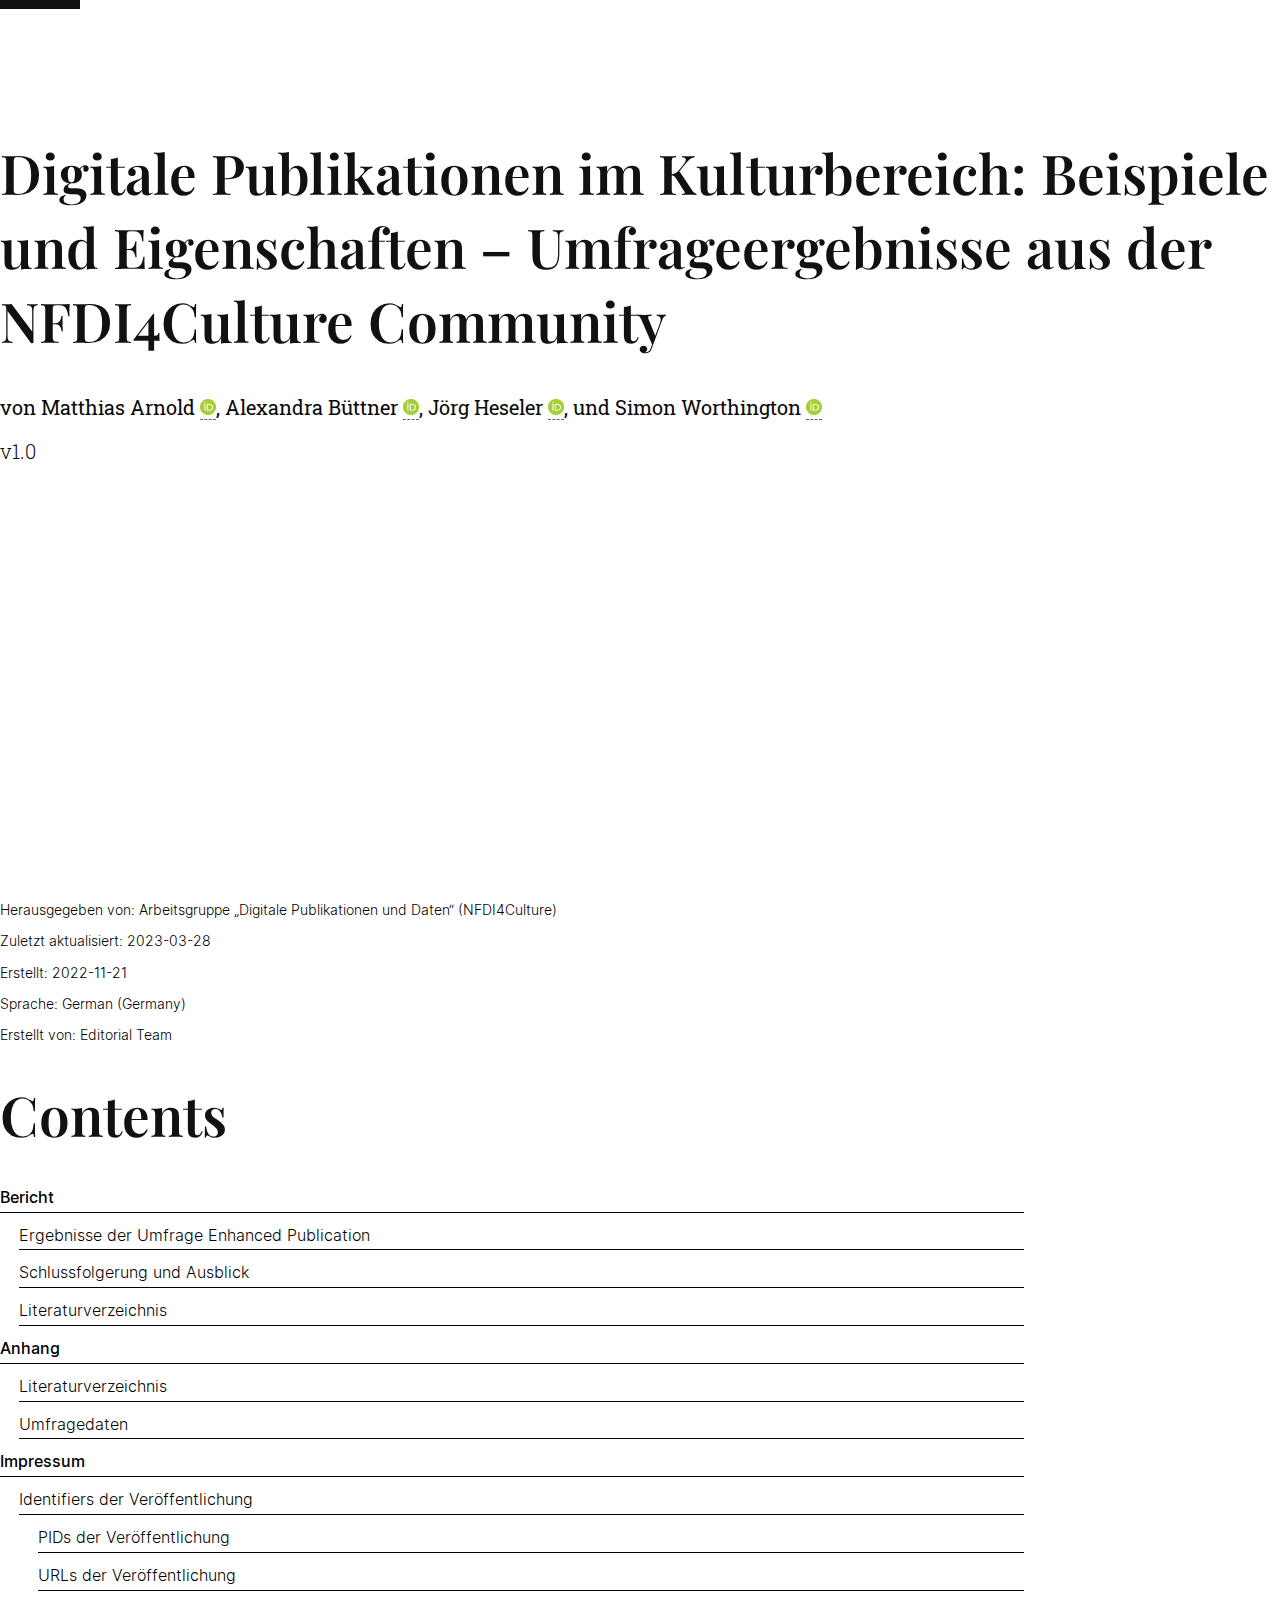
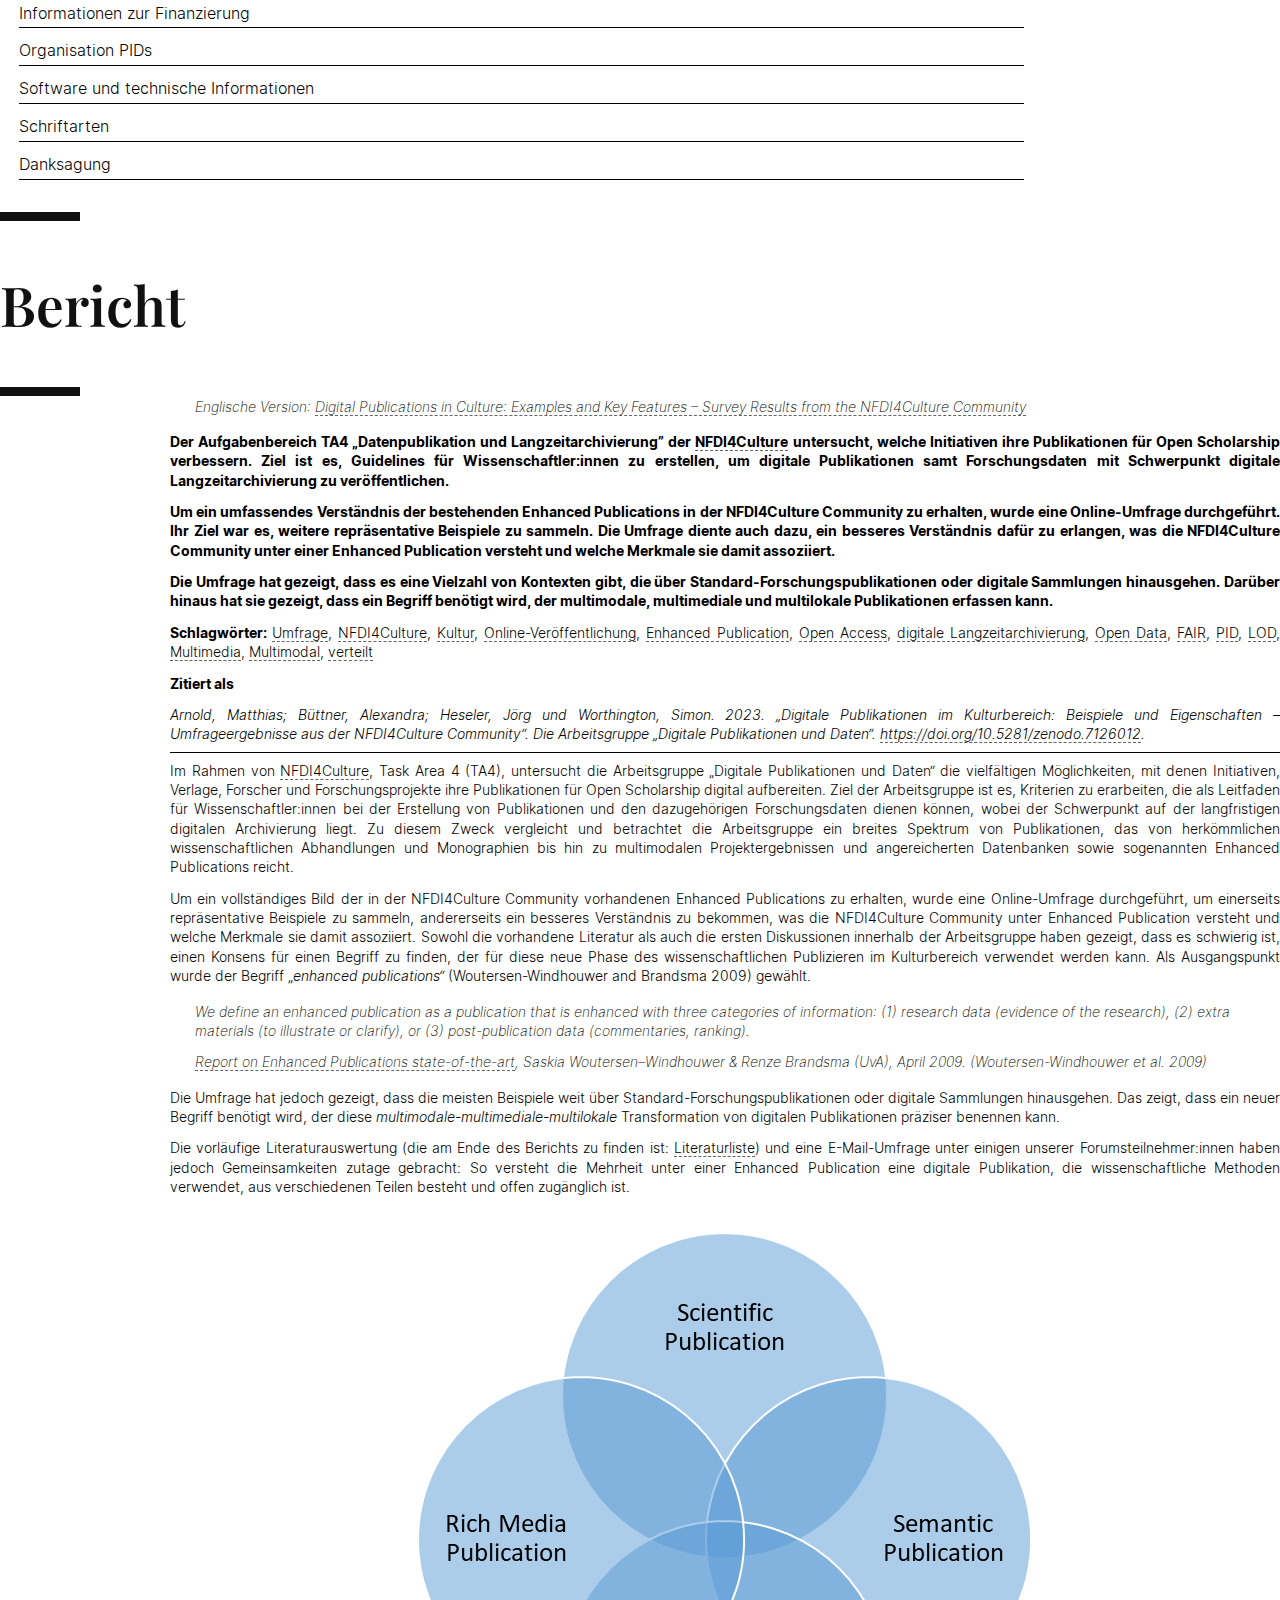
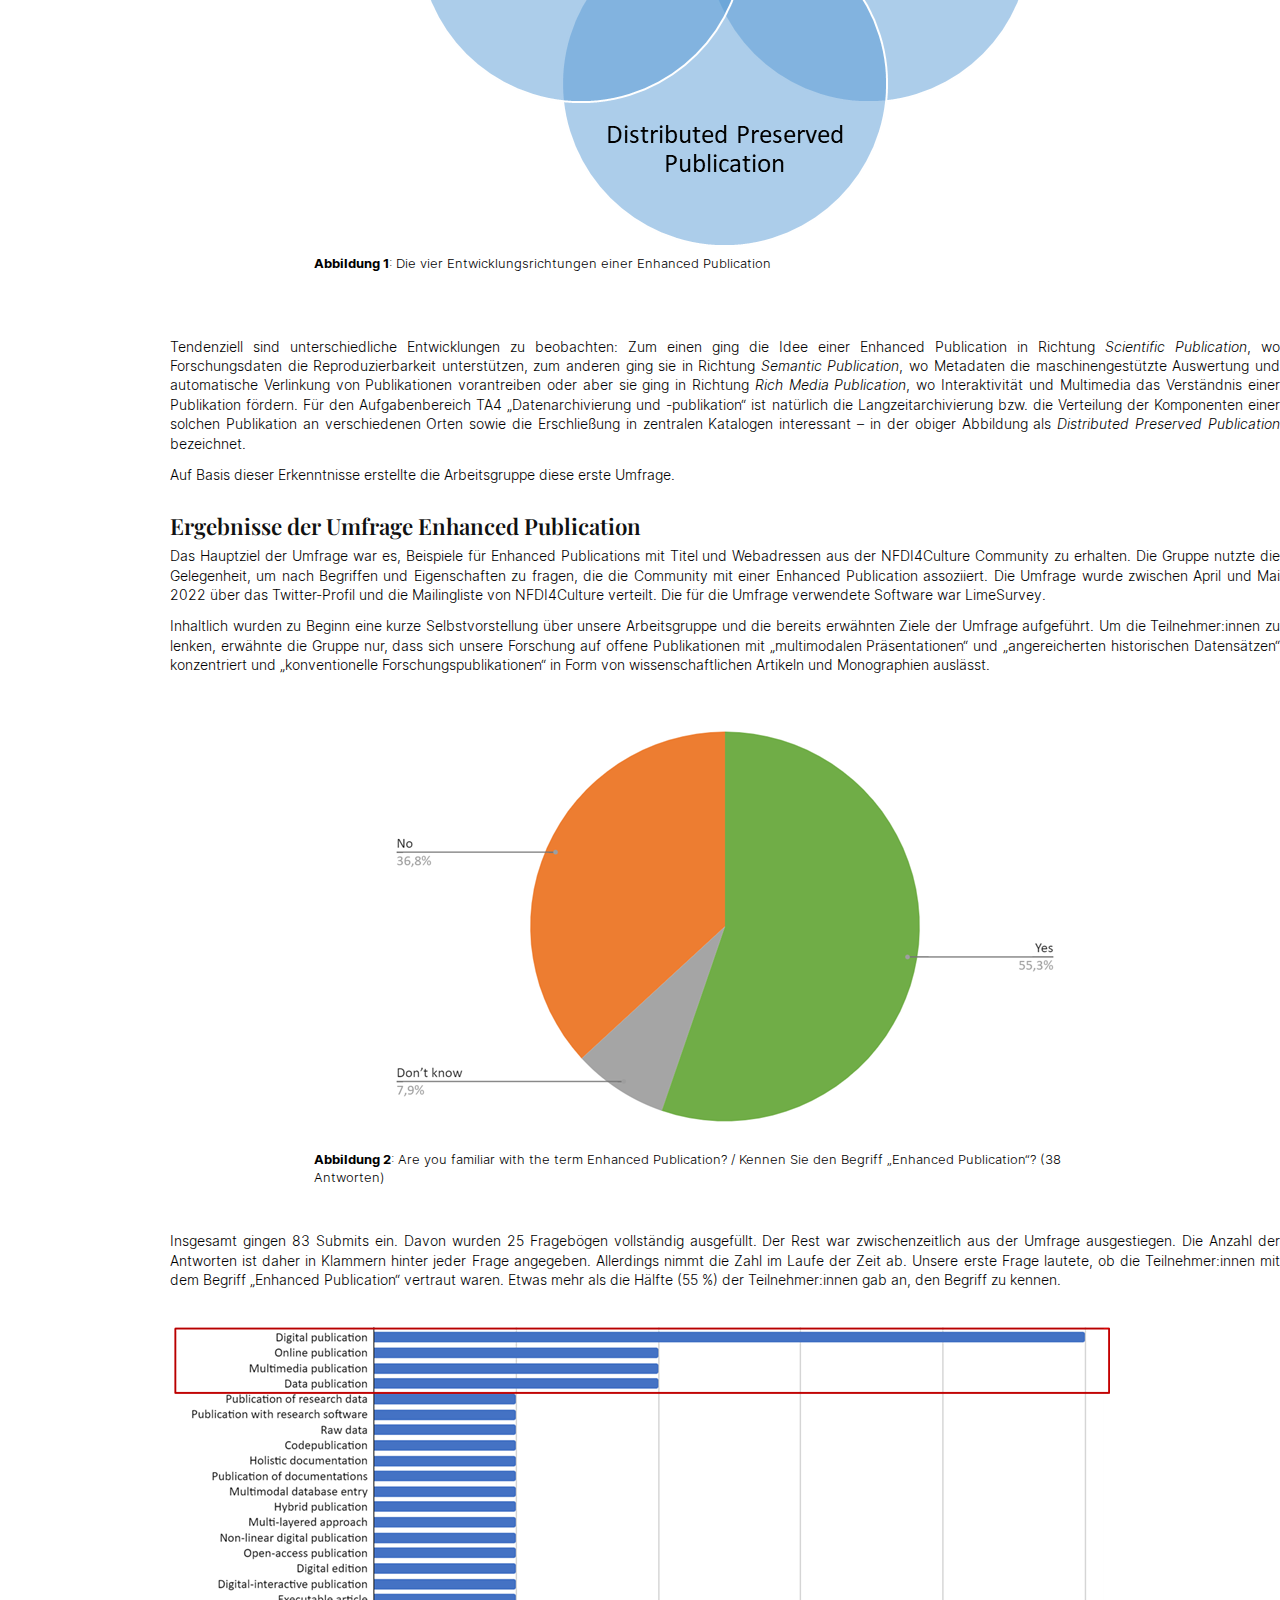
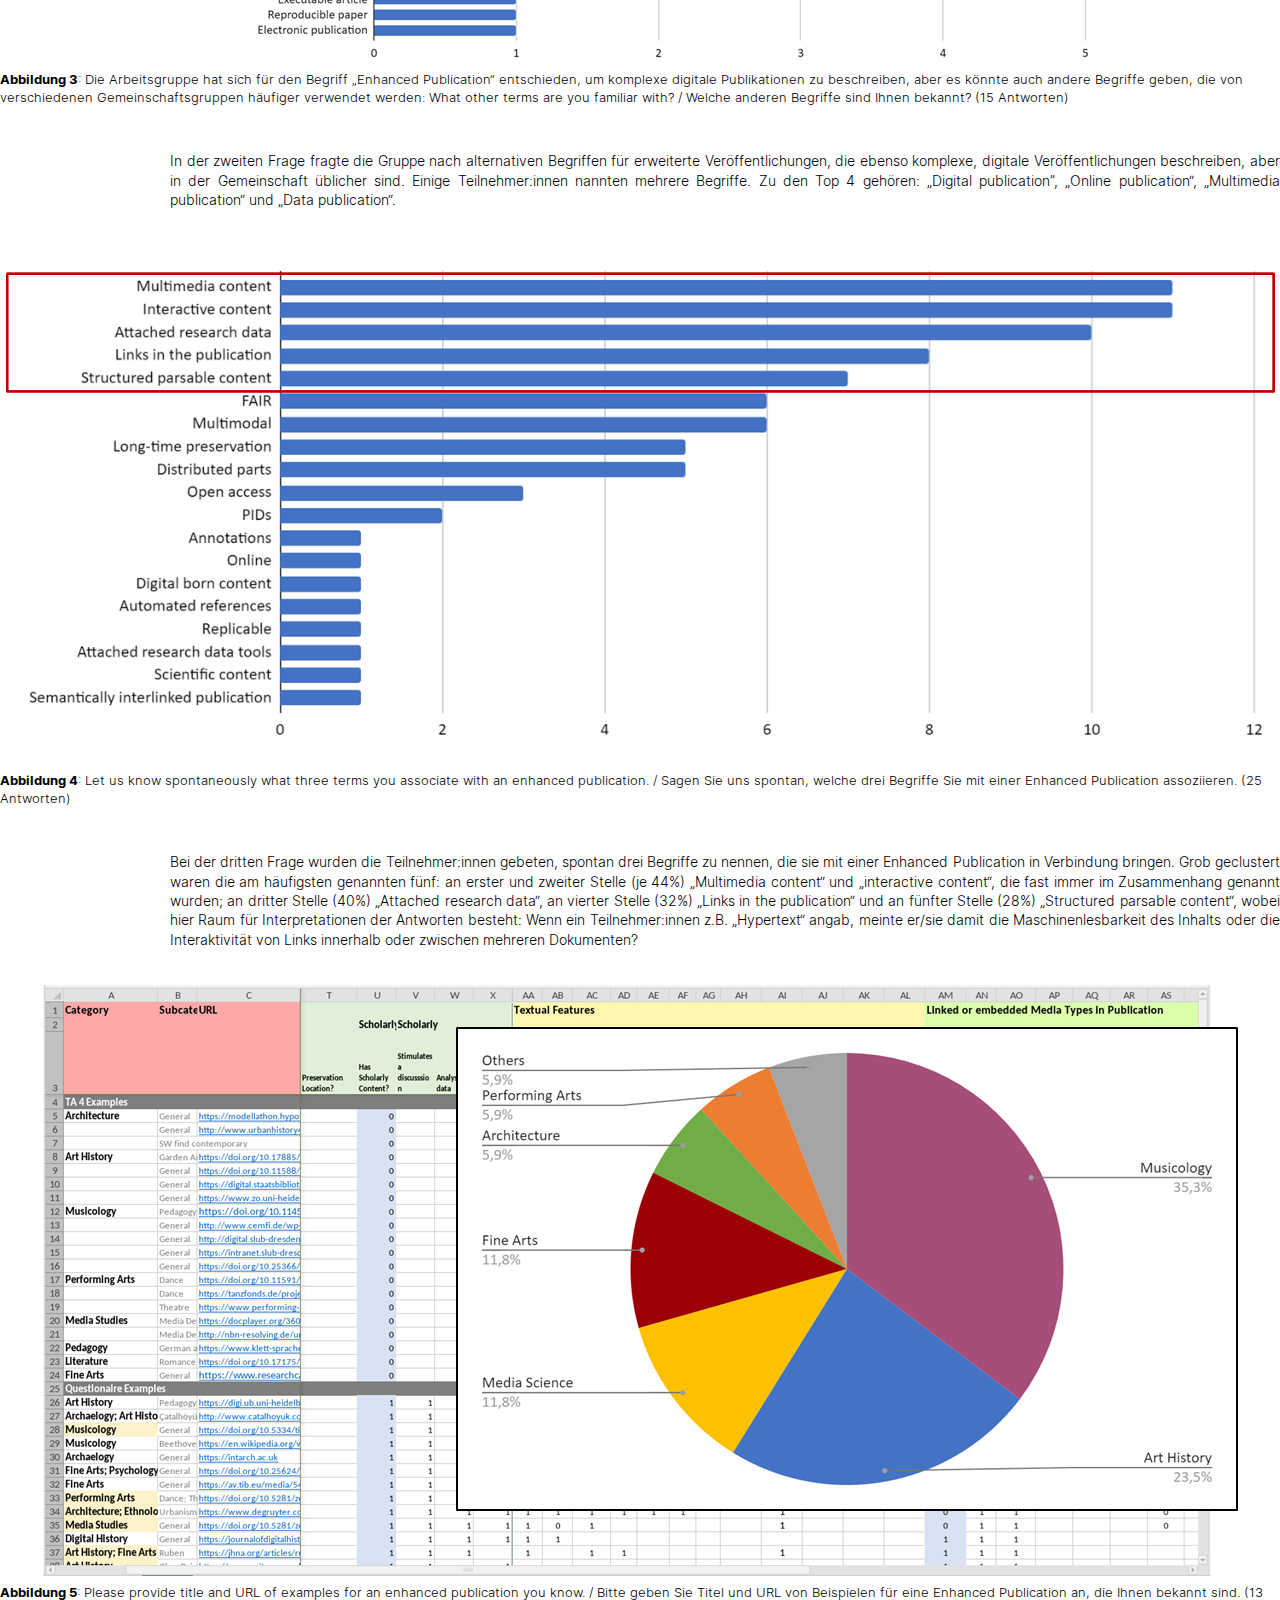
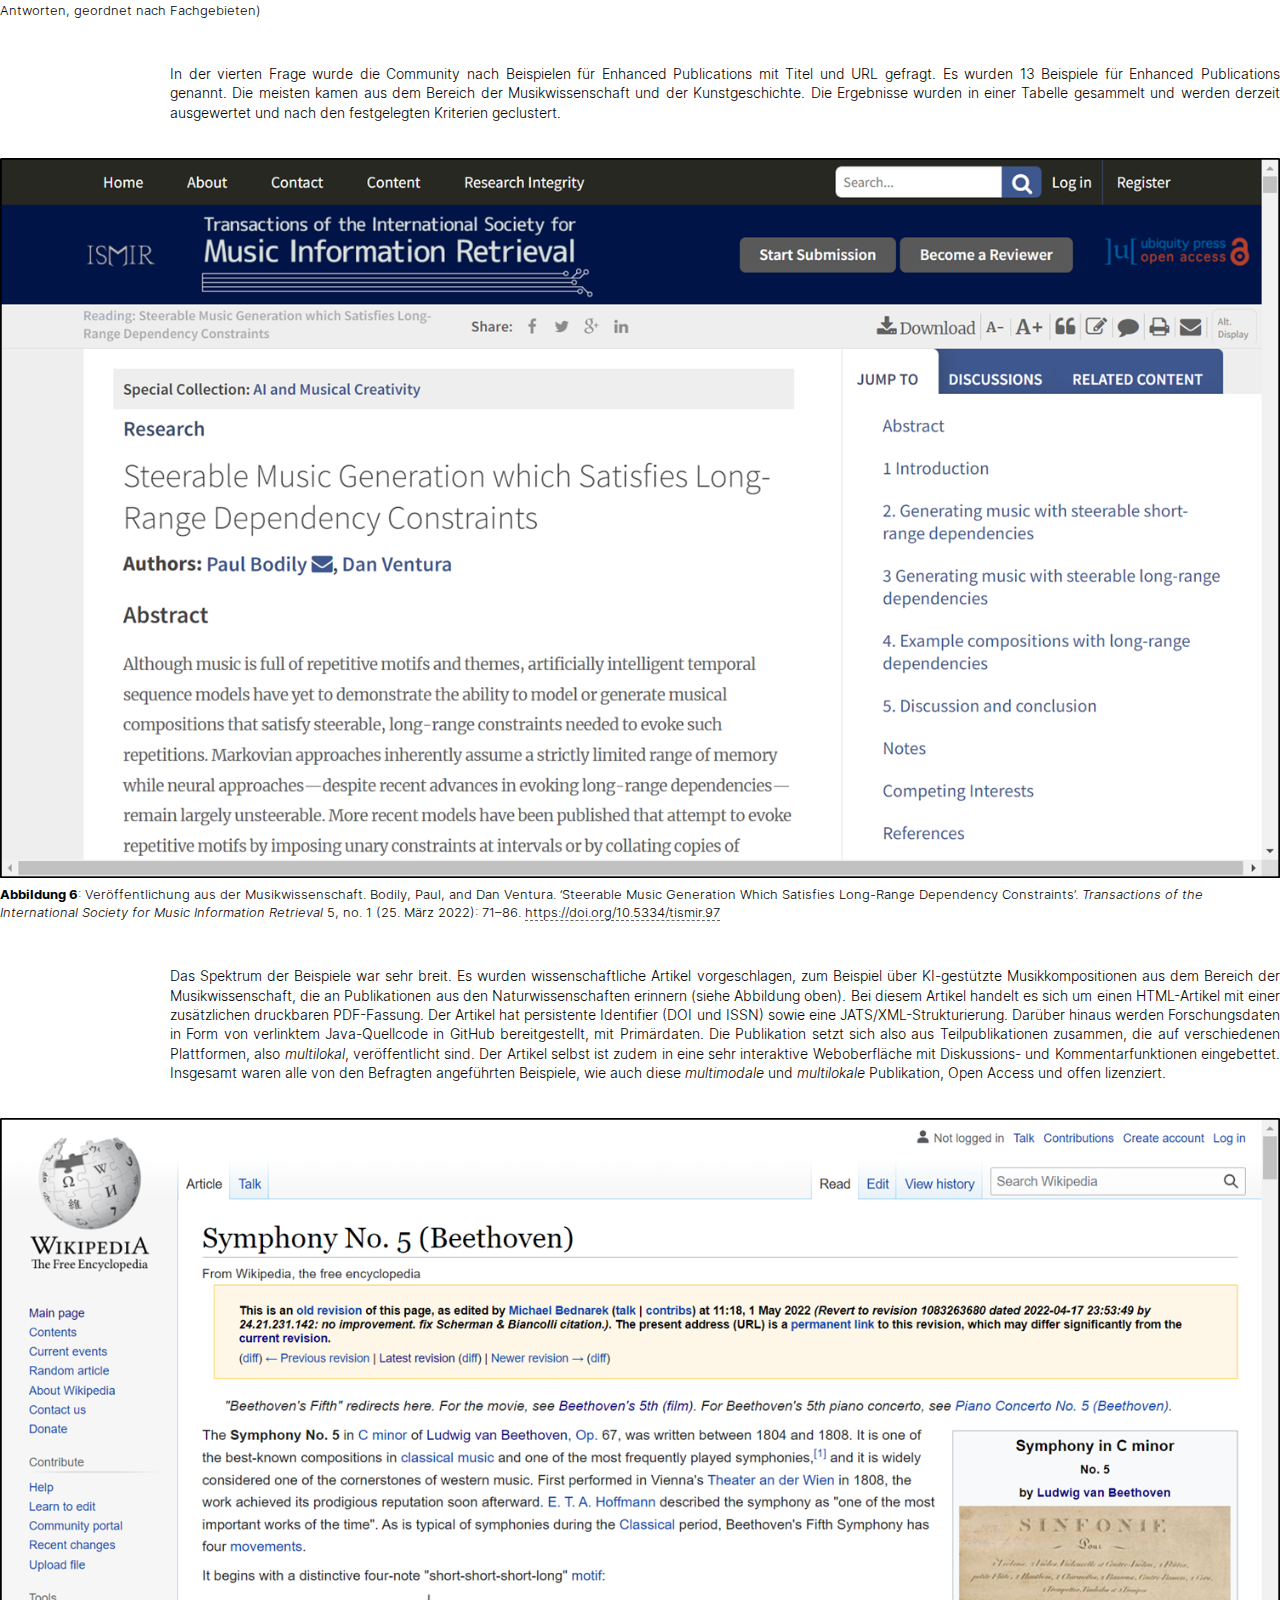
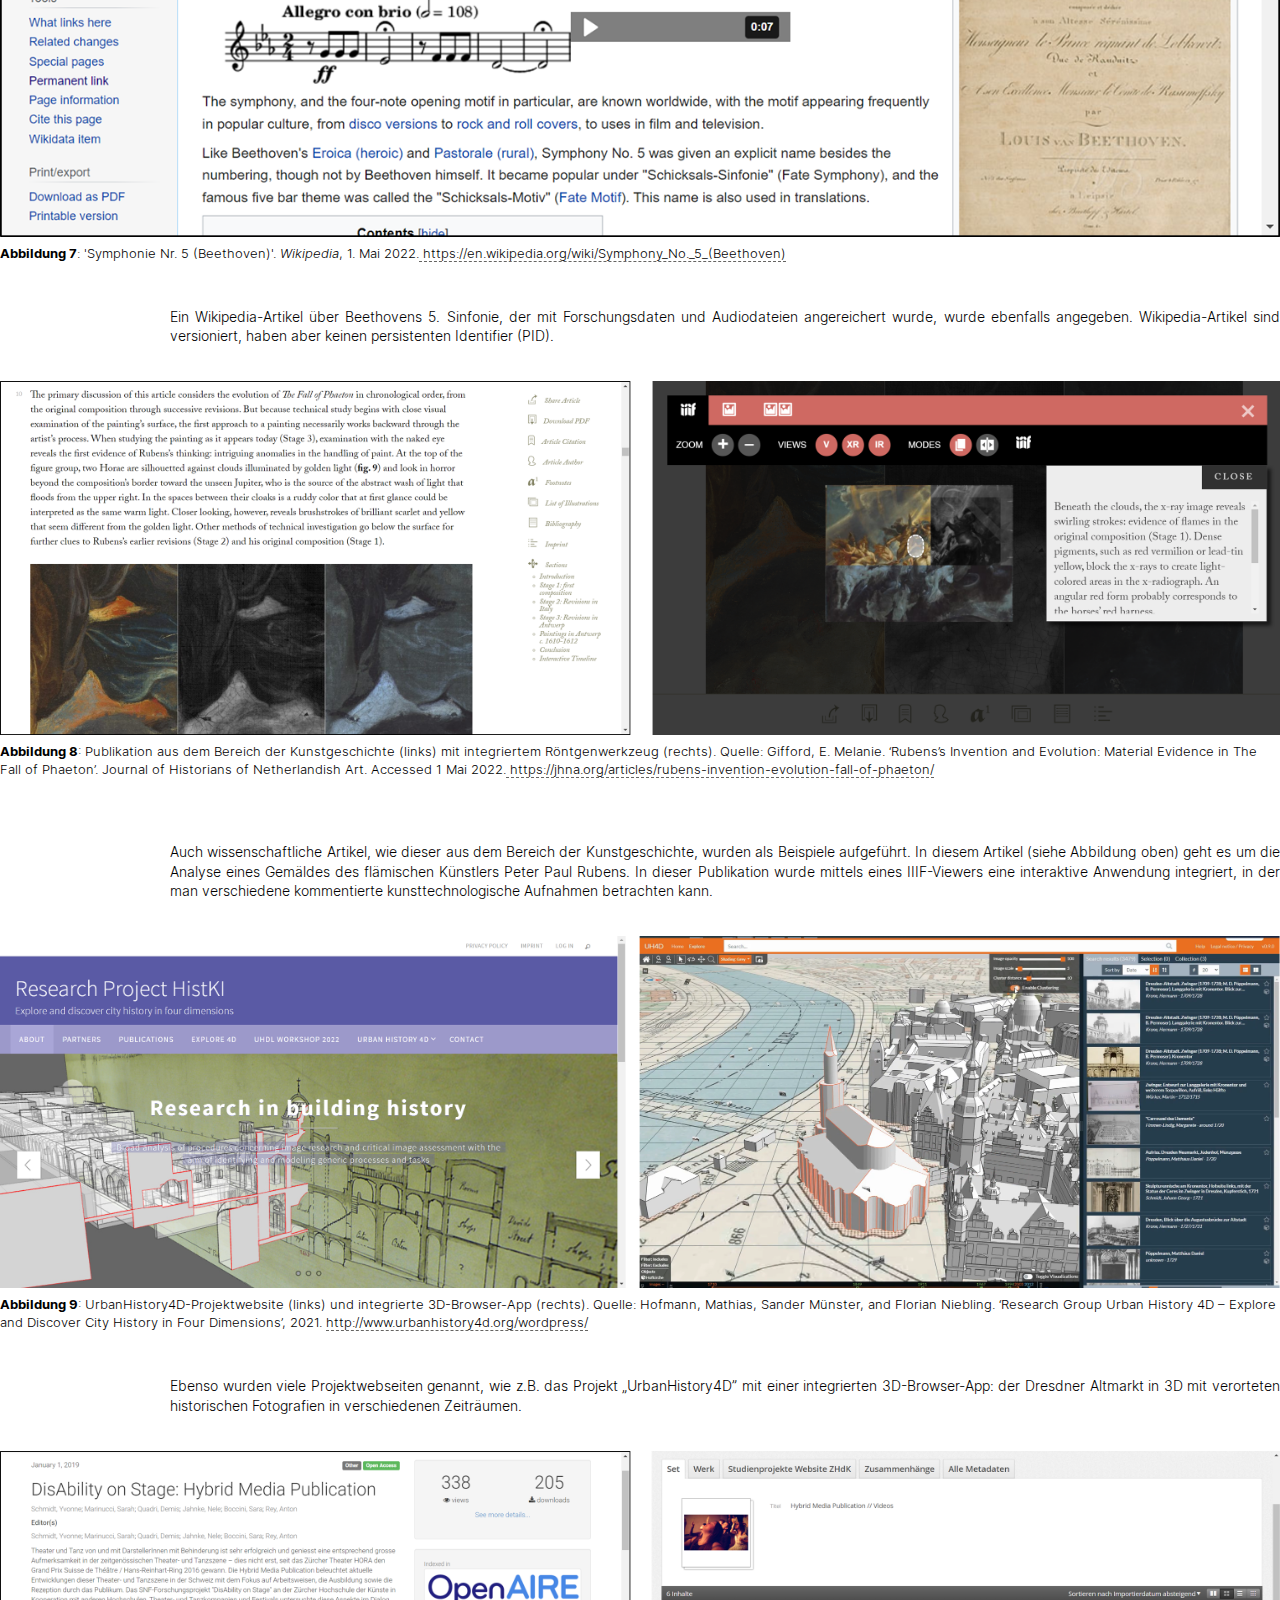
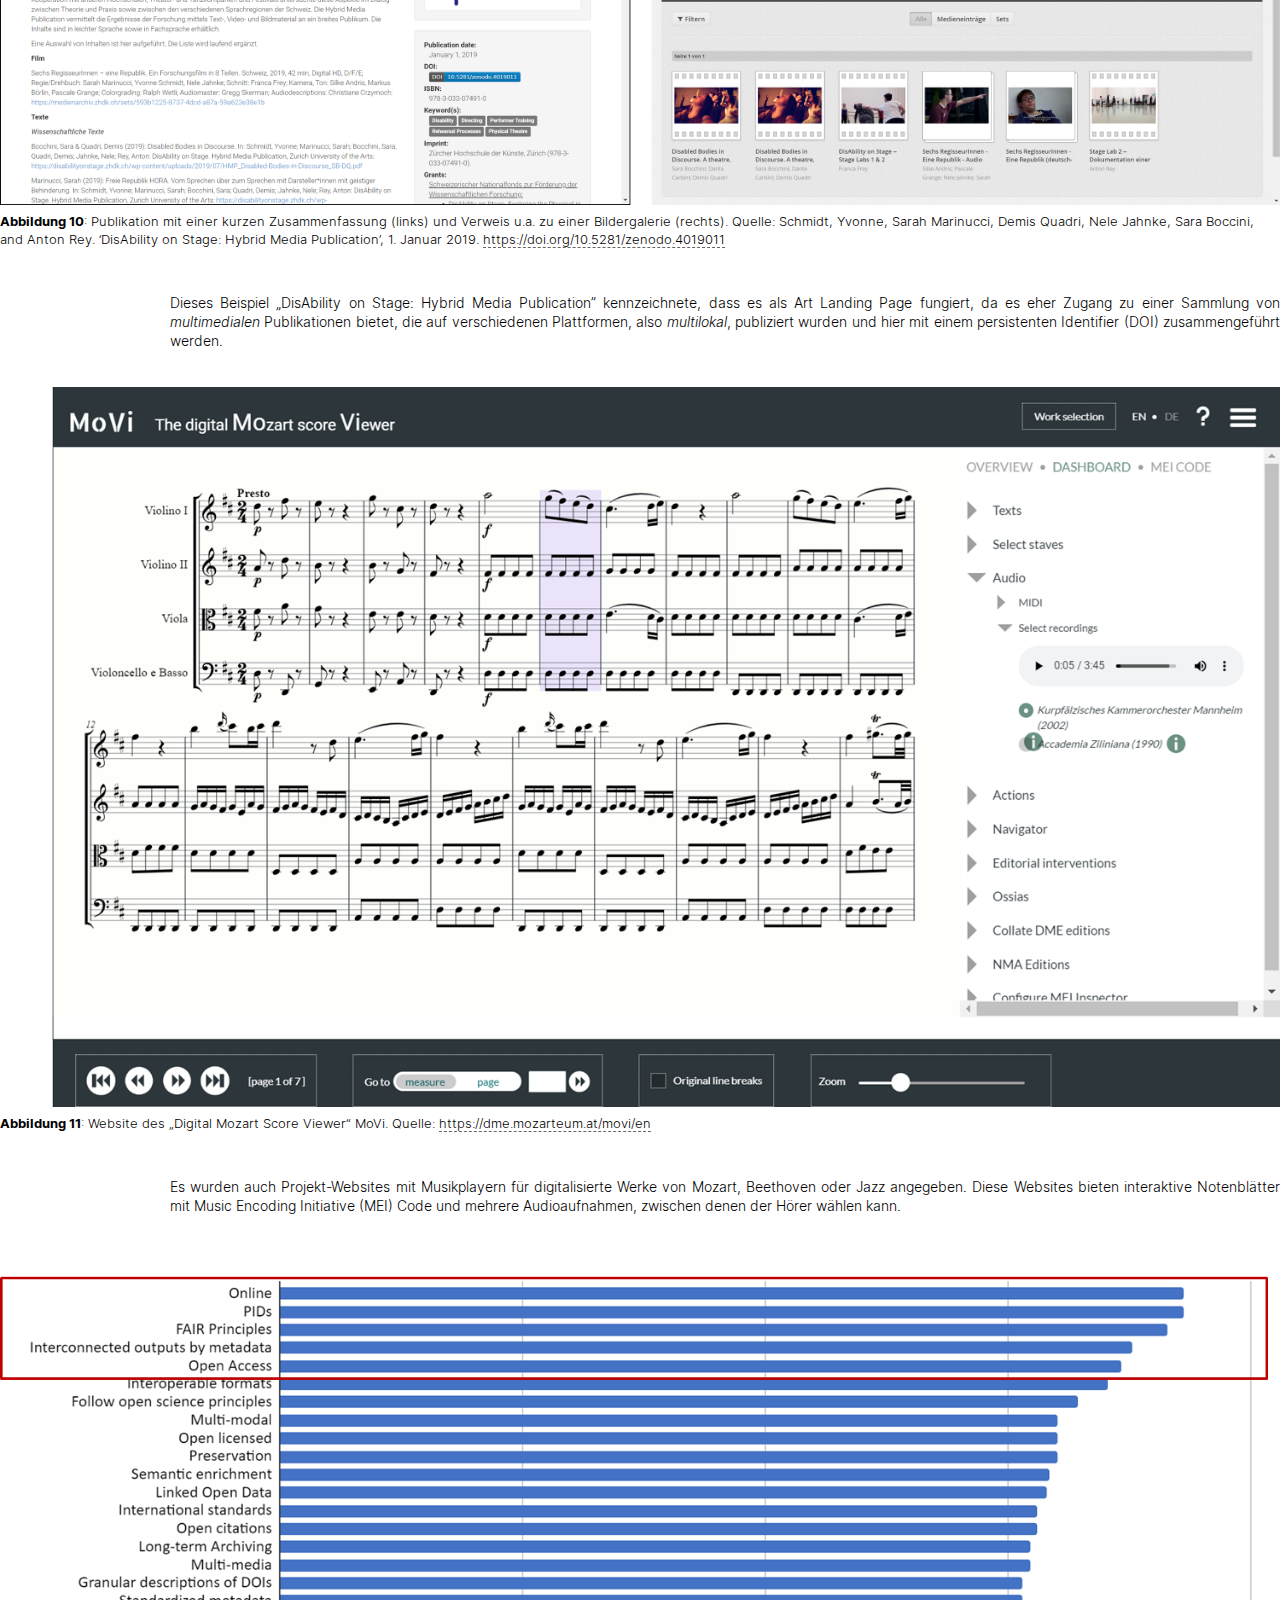
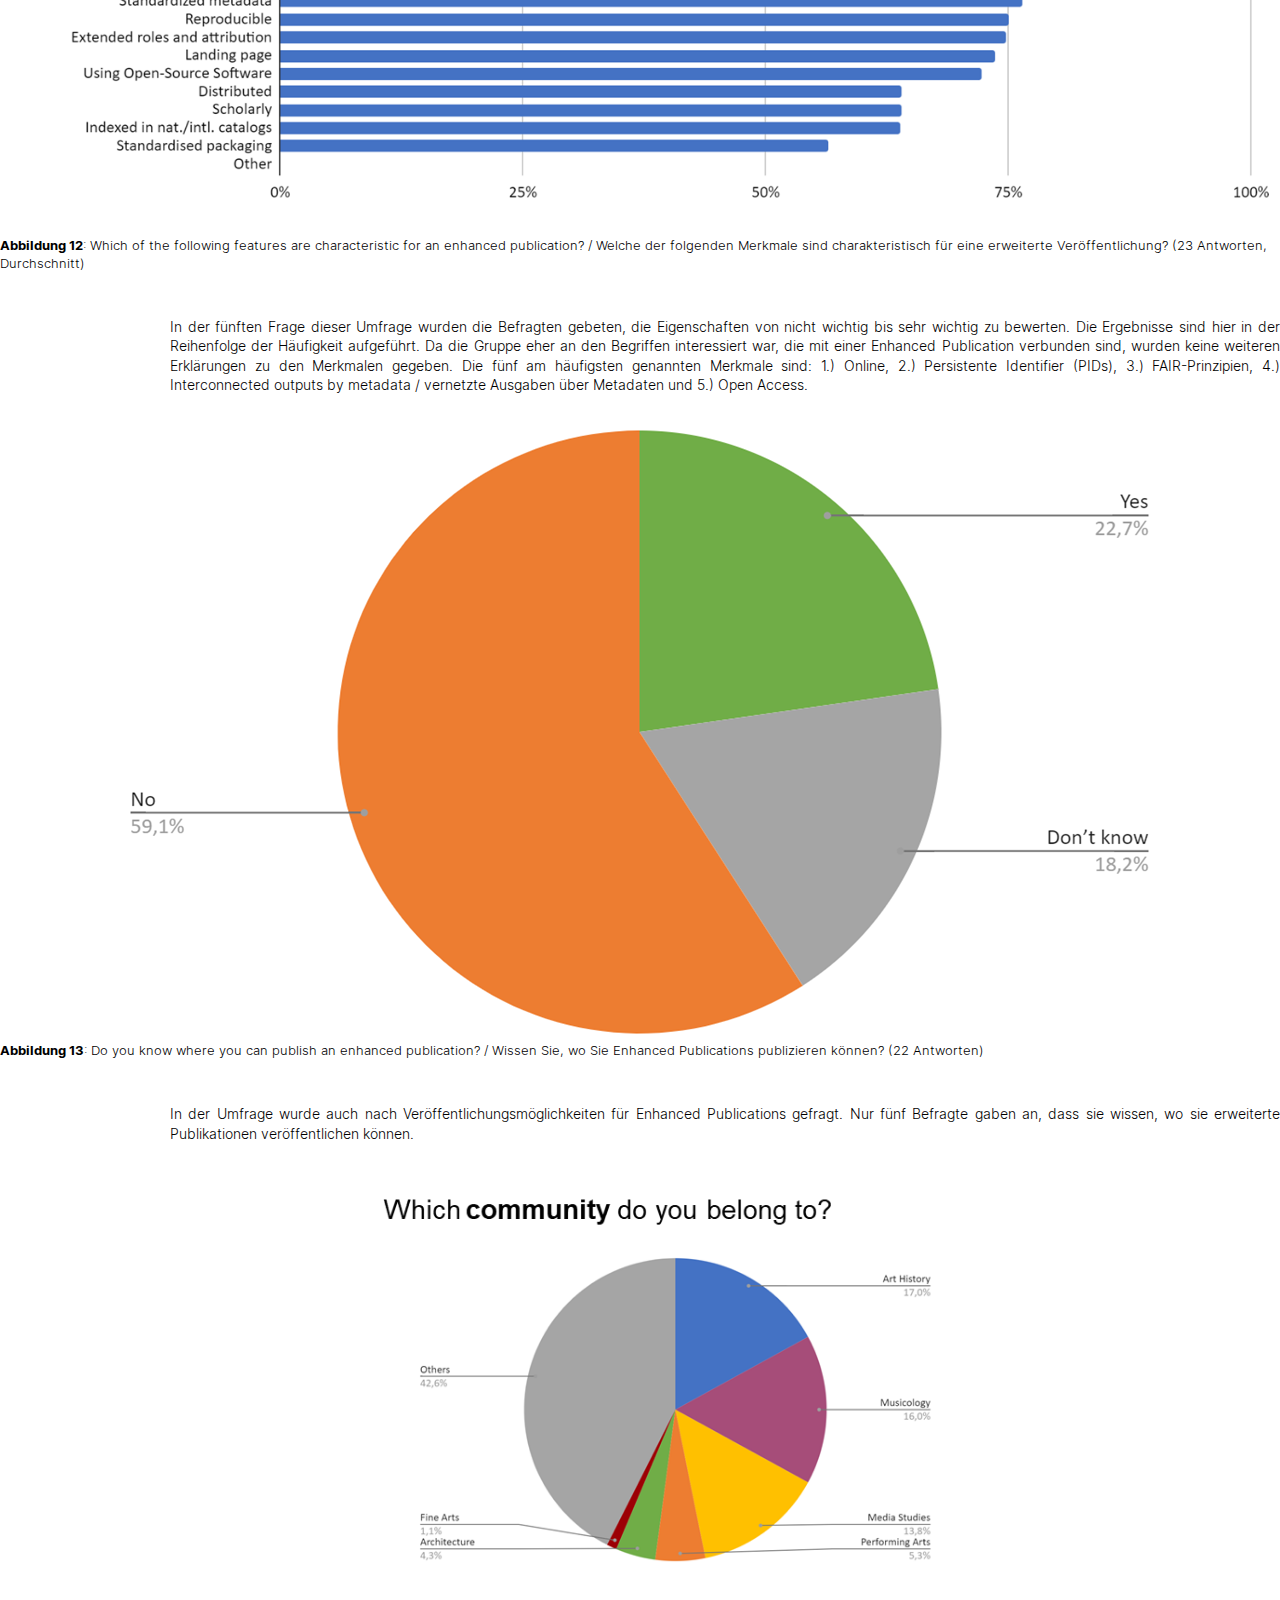
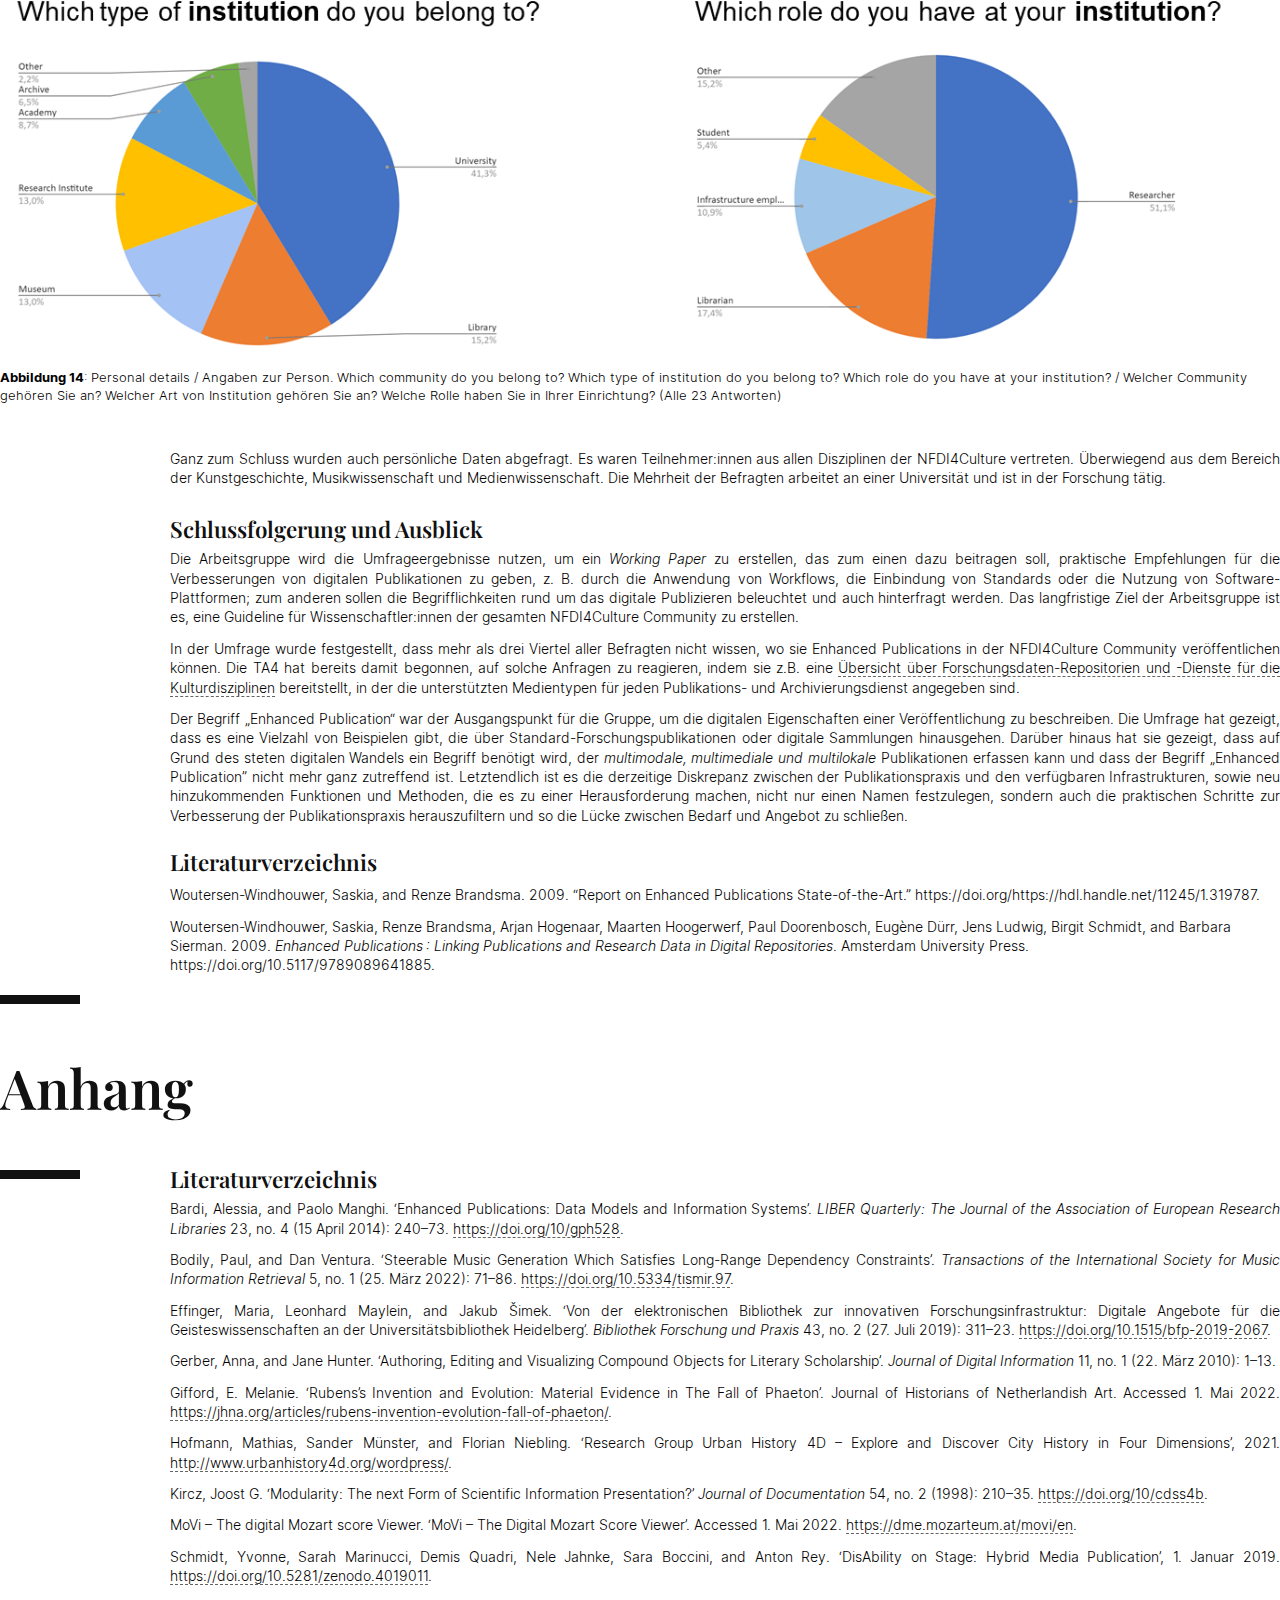
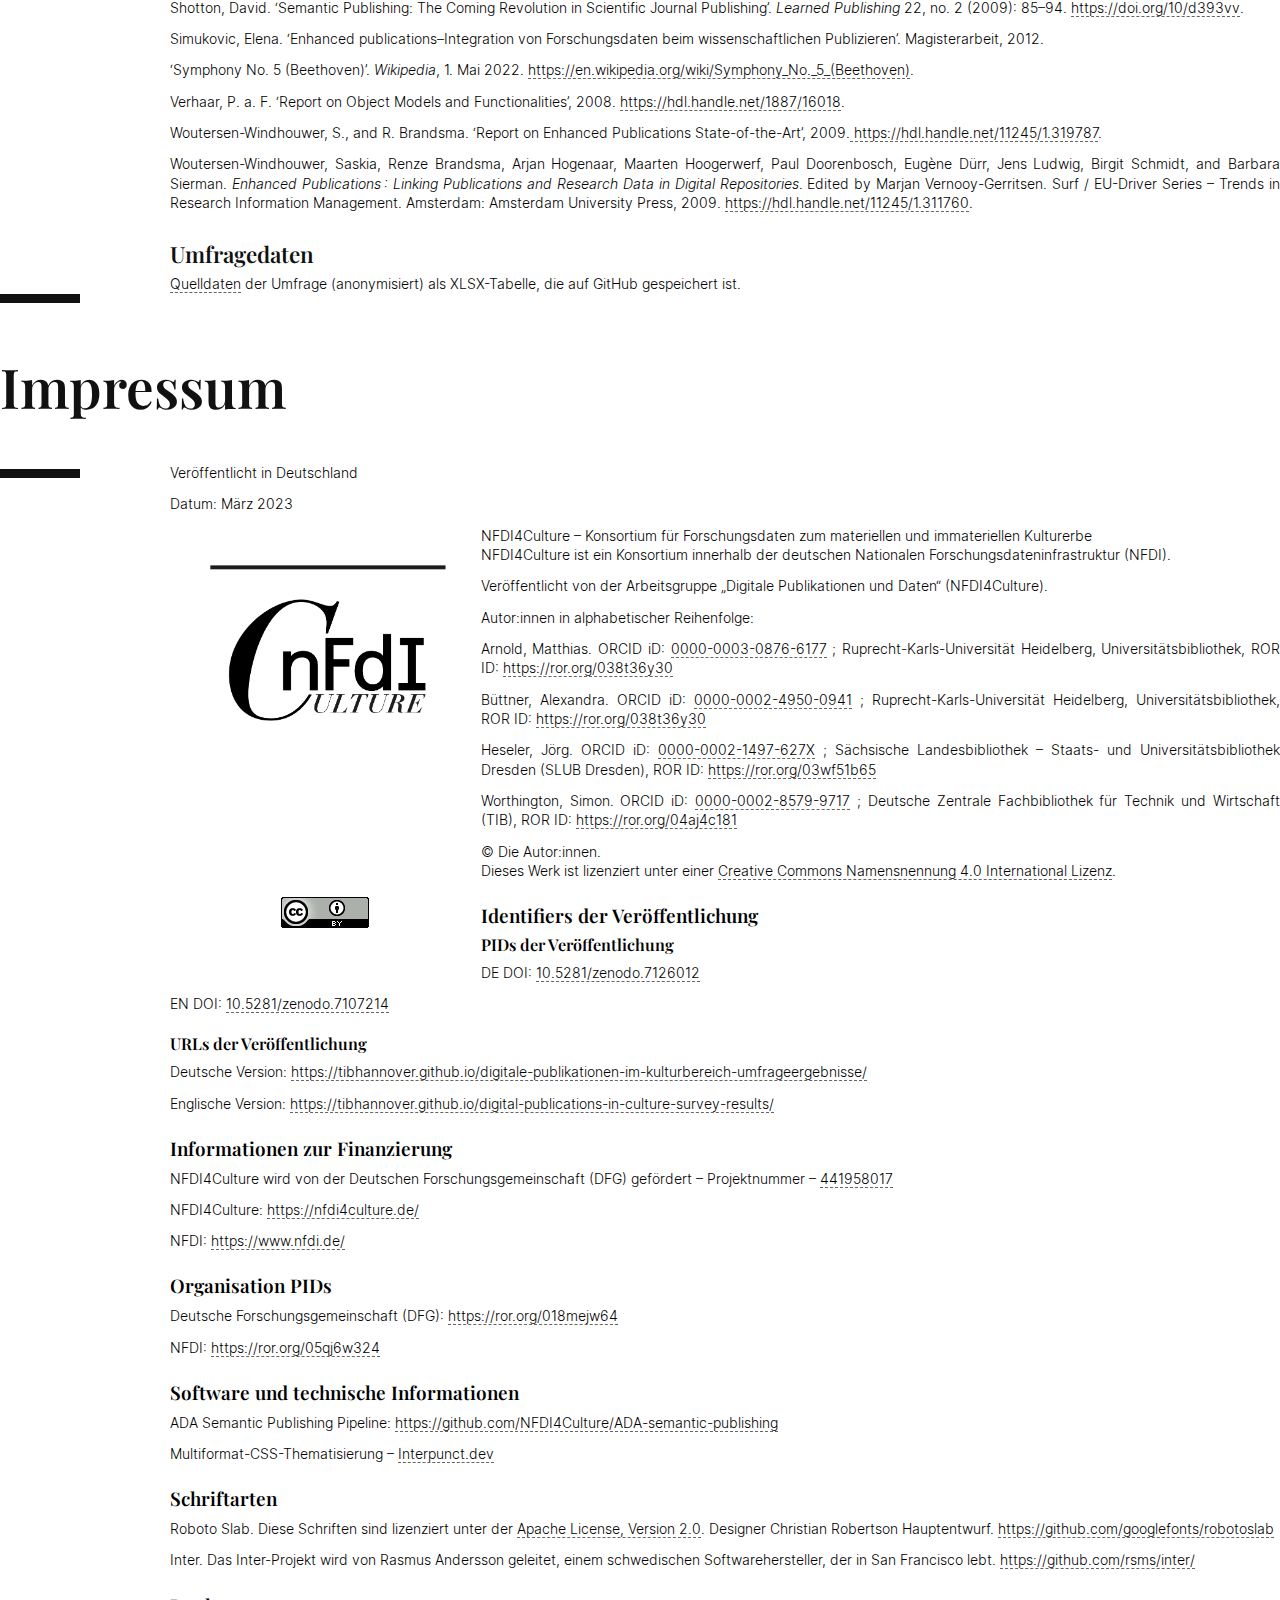
<file: uhtml/index.html>
<!DOCTYPE html>
<html lang="de">
  <head>
    <meta charset="UTF-8">
    <title>Digitale Publikationen im Kulturbereich: Beispiele und Eigenschaften – Umfrageergebnisse aus der NFDI4Culture Community</title>
    <link type="text/css" rel="stylesheet" href="css/book.css" />
    <style>
      a.fn {
        -adapt-template: url(data:application/xml,%3Chtml%20xmlns=%22http://www.w3.org/1999/xhtml%22%20xmlns:s=%22http://www.pyroxy.com/ns/shadow%22%3E%3Chead%3E%3Cstyle%3E.footnote-content%7Bfloat:footnote%7D%3C/style%3E%3C/head%3E%3Cbody%3E%3Cs:template%20id=%22footnote%22%3E%3Cs:content/%3E%3Cs:include%20class=%22footnote-content%22/%3E%3C/s:template%3E%3C/body%3E%3C/html%3E#footnote);
        text-decoration: none;
        color: inherit;
        vertical-align: baseline;
        font-size: 70%;
        position: relative;
        top: -0.3em;
      }
      body {
        background-color: white;
      }
      section[role=doc-footnote] .footnote-counter:after {
        content: ". ";
      }
      section.fnlist {
        display: none;
      }
      section:footnote-content {
        display: block;
        font-style: normal;
        font-weight: normal;
        text-decoration: none;
      }
      .table-of-contents a {
        display: inline-flex;
        width: 100%;
        text-decoration: none;
        color: currentColor;
        break-inside: avoid;
        align-items: baseline;
      }
      .table-of-contents a::before {
        margin-left: 1px;
        margin-right: 1px;
        border-bottom: solid 1px lightgray;
        content: "";
        order: 1;
        flex: auto;
      }
      .table-of-contents a::after {
        text-align: right;
        content: target-counter(attr(href, url), page);
        align-self: flex-end;
        flex: none;
        order: 2;
      }
      @page {
        size: A4;
        @top-center {
          content: env(doc-title);
        }
        @bottom-center {
          content: counter(page);
        }
      }
      @page :first {
        @bottom-center {
          content: normal;
        }
        @top-center {
          content: normal;
        }
      }
      figure img {
        max-width: 100%;
      }
      .article-title {
        page-break-before: right;
      }
      h1.part {
        page-break-before: right;
      }
      .copyrightpage {
        page-break-before: left;
      }
      .tocpage {
        page-break-before: right;
      }
      .booktitle {
        text-align: center;
      }
    </style>
    <link type="text/css" rel="stylesheet" href="css/report002-nfdi4c-v10.css" />
  </head>
  <body class="user-contents">
    <div class="titlepage frontmatter">
      <h1 class="booktitle">Digitale Publikationen im Kulturbereich: Beispiele und Eigenschaften – Umfrageergebnisse aus der NFDI4Culture Community</h1>
      <h3 class="bookauthor">von Matthias Arnold <a href="https://orcid.org/0000-0003-0876-6177"><img alt="ORCID logo" src="images/ORCIDiD_icon128x128.png" width="16" height="16" /></a>, Alexandra Büttner <a href="https://orcid.org/0000-0002-4950-0941"><img alt="ORCID logo" src="images/ORCIDiD_icon128x128.png" width="16" height="16" /></a>, Jörg Heseler <a href="https://orcid.org/0000-0002-1497-627X"><img alt="ORCID logo" src="images/ORCIDiD_icon128x128.png" width="16" height="16" /></a>, und Simon Worthington <a href="https://orcid.org/0000-0002-8579-9717"><img alt="ORCID logo" src="images/ORCIDiD_icon128x128.png" width="16" height="16" /></a></h3>
      <h4 class="bookversion">v1.0</h4>
    </div>
    <div class="copyrightpage frontmatter">
      <p>Herausgegeben von: Arbeitsgruppe „Digitale Publikationen und Daten“ (NFDI4Culture)</p>
      <p>Zuletzt aktualisiert: 2023-03-28</p>
      <p>Erstellt: 2022-11-21</p>
      <p>Sprache: German (Germany)</p>
      <p>Erstellt von: Editorial Team</p>
    </div>
    <div class="tocpage frontmatter">
      <nav role="doc-toc">
        <ol>
          <li>
            <a href="#_1_0">
              Bericht
            </a>
            <ol>
              <li>
                <a href="#H3954656">
                  Ergebnisse der Umfrage Enhanced Publication
                </a>
              </li>
              <li>
                <a href="#H2658403">
                  Schlussfolgerung und Ausblick
                </a>
              </li>
              <li>
                <a href="#_1_1">
                  Literaturverzeichnis
                </a>
              </li>
            </ol>
          </li>
          <li>
            <a href="#_2_0">
              Anhang
            </a>
            <ol>
              <li>
                <a href="#H3044760">
                  Literaturverzeichnis
                </a>
              </li>
              <li>
                <a href="#H9734501">
                  Umfragedaten
                </a>
              </li>
            </ol>
          </li>
          <li>
            <a href="#_3_0">
              Impressum
            </a>
            <ol>
              <li>
                <a href="#H8225831">
                  Identifiers der Veröffentlichung
                </a>
                <ol>
                  <li>
                    <a href="#H162330">
                      PIDs der Veröffentlichung
                    </a>
                  </li>
                  <li>
                    <a href="#H1415993">
                      URLs der Veröffentlichung
                    </a>
                  </li>
                </ol>
              </li>
              <li>
                <a href="#H705549">
                  Informationen zur Finanzierung
                </a>
              </li>
              <li>
                <a href="#H5800169">
                  Organisation PIDs
                </a>
              </li>
              <li>
                <a href="#H2636119">
                  Software und technische Informationen
                </a>
              </li>
              <li>
                <a href="#H8903753">
                  Schriftarten
                </a>
              </li>
              <li>
                <a href="#H2332376">
                  Danksagung
                </a>
              </li>
            </ol>
          </li>
        </ol>
      </nav>
    </div>
    <div class="article-part article-title" id="_1_0">Bericht</div>
    <div class="article-part article-richtext article-body">
      <blockquote>
        <p>Englische Version: <em><a href="https://tibhannover.github.io/digital-publications-in-culture-survey-results/">Digital Publications in Culture: Examples and Key Features – Survey Results from the NFDI4Culture Community</a></em></p>
      </blockquote>
      <p><strong>Der Aufgabenbereich TA4 „Datenpublikation und Langzeitarchivierung” der <a href="https://nfdi4culture.de/" title="NFDI4Culture">NFDI4Culture</a> untersucht, welche Initiativen ihre Publikationen für Open Scholarship verbessern. Ziel ist es, Guidelines für Wissenschaftler:innen zu erstellen, um digitale Publikationen samt Forschungsdaten mit Schwerpunkt digitale Langzeitarchivierung zu veröffentlichen.</strong></p>
      <p><strong>Um ein umfassendes Verständnis der bestehenden Enhanced Publications in der NFDI4Culture Community zu erhalten, wurde eine Online-Umfrage durchgeführt. Ihr Ziel war es, weitere repräsentative Beispiele zu sammeln. Die Umfrage diente auch dazu, ein besseres Verständnis dafür zu erlangen, was die NFDI4Culture Community unter einer Enhanced Publication versteht und welche Merkmale sie damit assoziiert.</strong></p>
      <p><strong>Die Umfrage hat gezeigt, dass es eine Vielzahl von Kontexten gibt, die über Standard-Forschungspublikationen oder digitale Sammlungen hinausgehen. Darüber hinaus hat sie gezeigt, dass ein Begriff benötigt wird, der multimodale, multimediale und multilokale Publikationen erfassen kann.</strong></p>
      <p><strong>Schlagwörter: </strong><a href="https://www.wikidata.org/wiki/Q3490295" title="Umfrage">Umfrage</a>, <a href="https://www.wikidata.org/wiki/Q98276929">NFDI4Culture</a>, <a href="https://www.wikidata.org/wiki/Q11042">Kultur</a>, <a href="https://www.wikidata.org/wiki/Q104832988">Online-Veröffentlichung</a>, <a href="https://www.wikidata.org/wiki/Q17112971">Enhanced Publication</a>, <a href="https://www.wikidata.org/wiki/Q232932">Open Access</a>, <a href="https://www.wikidata.org/wiki/Q632897">digitale Langzeitarchivierung</a>, <a href="https://www.wikidata.org/wiki/Q309901" title="https://www.wikidata.org/wiki/Q309901">Open Data</a>, <a href="https://www.wikidata.org/wiki/Q29032644">FAIR</a>, <a href="https://www.wikidata.org/wiki/Q420330">PID</a>, <a href="https://www.wikidata.org/wiki/Q18692990">LOD</a>, <a href="https://www.wikidata.org/wiki/Q131765">Multimedia</a>, <a href="https://www.wikidata.org/wiki/Q66214583">Multimodal</a>, <a href="https://www.wikidata.org/wiki/Q180634">verteilt</a> </p>
      <p><strong>Zitiert als</strong></p>
      <p><em>Arnold, Matthias; Büttner, Alexandra; Heseler, Jörg und Worthington, Simon. 2023. „Digitale Publikationen im Kulturbereich: Beispiele und Eigenschaften – Umfrageergebnisse aus der NFDI4Culture Community“. Die Arbeitsgruppe „Digitale Publikationen und Daten“. <a href="https://doi.org/10.5281/zenodo.7126012">https://doi.org/10.5281/zenodo.7126012</a>.</em></p>
      <hr>
      <p>Im Rahmen von <a href="https://nfdi4culture.de/">NFDI4Culture</a>, Task Area 4 (TA4), untersucht die Arbeitsgruppe „Digitale Publikationen und Daten“ die vielfältigen Möglichkeiten, mit denen Initiativen, Verlage, Forscher und Forschungsprojekte ihre Publikationen für Open Scholarship digital aufbereiten. Ziel der Arbeitsgruppe ist es, Kriterien zu erarbeiten, die als Leitfaden für Wissenschaftler:innen bei der Erstellung von Publikationen und den dazugehörigen Forschungsdaten dienen können, wobei der Schwerpunkt auf der langfristigen digitalen Archivierung liegt. Zu diesem Zweck vergleicht und betrachtet die Arbeitsgruppe ein breites Spektrum von Publikationen, das von herkömmlichen wissenschaftlichen Abhandlungen und Monographien bis hin zu multimodalen Projektergebnissen und angereicherten Datenbanken sowie sogenannten Enhanced Publications reicht.</p>
      <p>Um ein vollständiges Bild der in der NFDI4Culture Community vorhandenen Enhanced Publications zu erhalten, wurde eine Online-Umfrage durchgeführt, um einerseits repräsentative Beispiele zu sammeln, andererseits ein besseres Verständnis zu bekommen, was die NFDI4Culture Community unter Enhanced Publication versteht und welche Merkmale sie damit assoziiert. Sowohl die vorhandene Literatur als auch die ersten Diskussionen innerhalb der Arbeitsgruppe haben gezeigt, dass es schwierig ist, einen Konsens für einen Begriff zu finden, der für diese neue Phase des wissenschaftlichen Publizieren im Kulturbereich verwendet werden kann. Als Ausgangspunkt wurde der Begriff „<em>enhanced publications“ </em><span class="citation">(Woutersen-Windhouwer and Brandsma 2009)</span> gewählt.</p>
      <blockquote>
        <p>We define an enhanced publication as a publication that is enhanced with three categories of information: (1) research data (evidence of the research), (2) extra materials (to illustrate or clarify), or (3) post-publication data (commentaries, ranking).</p>
        <p><em><a href="https://pure.uva.nl/ws/files/797811/77072_Deliverable_4point1_final_revised_1_.pdf">Report on Enhanced Publications state-of-the-art</a></em>, Saskia Woutersen–Windhouwer &amp; Renze Brandsma (UvA), April 2009. <span class="citation">(Woutersen-Windhouwer et al. 2009)</span></p>
      </blockquote>
      <p>Die Umfrage hat jedoch gezeigt, dass die meisten Beispiele weit über Standard-Forschungspublikationen oder digitale Sammlungen hinausgehen. Das zeigt, dass ein neuer Begriff benötigt wird, der diese <em>multimodale-multimediale-multilokale </em>Transformation von digitalen Publikationen präziser benennen kann.</p>
      <p>Die vorläufige Literaturauswertung (die am Ende des Berichts zu finden ist: <a href="https://docs.google.com/document/d/17JlM_S9LoVe7Yz3OqJGSb0R3vbjziqLTzU96_UU8uQ0/edit#heading=h.9zlspgq8xdcn">Literaturliste</a>) und eine E-Mail-Umfrage unter einigen unserer Forumsteilnehmer:innen haben jedoch Gemeinsamkeiten zutage gebracht: So versteht die Mehrheit unter einer Enhanced Publication eine digitale Publikation, die wissenschaftliche Methoden verwendet, aus verschiedenen Teilen besteht und offen zugänglich ist.</p>
      <figure id="F61248881" class="aligned-center image-width-75" data-aligned="center" data-width="75" data-category="figure"><img src="images/76e32c27-79e3-4621-91ea-0eb264cb75d6.png">
        <figcaption><span class="label-counter" data-book-counter="1" data-chapter-counter="1">Abbildung</span><span class="text">Die vier Entwicklungsrichtungen einer Enhanced Publication</span></figcaption>
      </figure>
      <p><br>Tendenziell sind unterschiedliche Entwicklungen zu beobachten: Zum einen ging die Idee einer Enhanced Publication in Richtung <em>Scientific Publication</em>, wo Forschungsdaten die Reproduzierbarkeit unterstützen, zum anderen ging sie in Richtung <em>Semantic Publication</em>, wo Metadaten die maschinengestützte Auswertung und automatische Verlinkung von Publikationen vorantreiben oder aber sie ging in Richtung <em>Rich Media Publication</em>, wo Interaktivität und Multimedia das Verständnis einer Publikation fördern. Für den Aufgabenbereich TA4 „Datenarchivierung und -publikation“ ist natürlich die Langzeitarchivierung bzw. die Verteilung der Komponenten einer solchen Publikation an verschiedenen Orten sowie die Erschließung in zentralen Katalogen interessant – in der obiger Abbildung als <em>Distributed Preserved Publication </em>bezeichnet.</p>
      <p>Auf Basis dieser Erkenntnisse erstellte die Arbeitsgruppe diese erste Umfrage.</p>
      <h2 id="H3954656">Ergebnisse der Umfrage Enhanced Publication</h2>
      <p>Das Hauptziel der Umfrage war es, Beispiele für Enhanced Publications mit Titel und Webadressen aus der NFDI4Culture Community zu erhalten. Die Gruppe nutzte die Gelegenheit, um nach Begriffen und Eigenschaften zu fragen, die die Community mit einer Enhanced Publication assoziiert. Die Umfrage wurde zwischen April und Mai 2022 über das Twitter-Profil und die Mailingliste von NFDI4Culture verteilt. Die für die Umfrage verwendete Software war LimeSurvey.</p>
      <p>Inhaltlich wurden zu Beginn eine kurze Selbstvorstellung über unsere Arbeitsgruppe und die bereits erwähnten Ziele der Umfrage aufgeführt. Um die Teilnehmer:innen zu lenken, erwähnte die Gruppe nur, dass sich unsere Forschung auf offene Publikationen mit „multimodalen Präsentationen“ und „angereicherten historischen Datensätzen“ konzentriert und „konventionelle Forschungspublikationen“ in Form von wissenschaftlichen Artikeln und Monographien auslässt.</p>
      <figure id="F31139281" class="aligned-center image-width-75" data-aligned="center" data-width="75" data-category="figure"><img src="images/bd0c8035-a19d-4243-ba9a-47f988f8130b.png">
        <figcaption><span class="label-counter" data-book-counter="2" data-chapter-counter="2">Abbildung</span><span class="text">Are you familiar with the term Enhanced Publication? / Kennen Sie den Begriff „Enhanced Publication“? (38 Antworten)</span></figcaption>
      </figure>
      <p>Insgesamt gingen 83 Submits ein. Davon wurden 25 Fragebögen vollständig ausgefüllt. Der Rest war zwischenzeitlich aus der Umfrage ausgestiegen. Die Anzahl der Antworten ist daher in Klammern hinter jeder Frage angegeben. Allerdings nimmt die Zahl im Laufe der Zeit ab. Unsere erste Frage lautete, ob die Teilnehmer:innen mit dem Begriff „Enhanced Publication“ vertraut waren. Etwas mehr als die Hälfte (55 %) der Teilnehmer:innen gab an, den Begriff zu kennen.</p>
      <figure id="F89242311" class="aligned-center image-width-100" data-aligned="center" data-width="100" data-category="figure"><img src="images/e6bd38a3-684a-4c80-ab68-5be59390bb6d.png">
        <figcaption><span class="label-counter" data-book-counter="3" data-chapter-counter="3">Abbildung</span><span class="text">Die Arbeitsgruppe hat sich für den Begriff „Enhanced Publication“ entschieden, um komplexe digitale Publikationen zu beschreiben, aber es könnte auch andere Begriffe geben, die von verschiedenen Gemeinschaftsgruppen häufiger verwendet werden: What other terms are you familiar with? / Welche anderen Begriffe sind Ihnen bekannt? (15 Antworten)</span></figcaption>
      </figure>
      <p>In der zweiten Frage fragte die Gruppe nach alternativen Begriffen für erweiterte Veröffentlichungen, die ebenso komplexe, digitale Veröffentlichungen beschreiben, aber in der Gemeinschaft üblicher sind. Einige Teilnehmer:innen nannten mehrere Begriffe. Zu den Top 4 gehören: „Digital publication”, „Online publication“, „Multimedia publication“ und „Data publication“.</p>
      <figure id="F52753671" class="aligned-center image-width-100" data-aligned="center" data-width="100" data-category="figure"><img src="images/f553dc2f-5423-46c3-84c9-7de4f7baa7bc.png">
        <figcaption><span class="label-counter" data-book-counter="4" data-chapter-counter="4">Abbildung</span><span class="text">Let us know spontaneously what three terms you associate with an enhanced publication. / Sagen Sie uns spontan, welche drei Begriffe Sie mit einer Enhanced Publication assoziieren. (25 Antworten)</span></figcaption>
      </figure>
      <p>Bei der dritten Frage wurden die Teilnehmer:innen gebeten, spontan drei Begriffe zu nennen, die sie mit einer Enhanced Publication in Verbindung bringen. Grob geclustert waren die am häufigsten genannten fünf: an erster und zweiter Stelle (je 44%) „Multimedia content“ und „interactive content“, die fast immer im Zusammenhang genannt wurden; an dritter Stelle (40%) „Attached research data“, an vierter Stelle (32%) „Links in the publication“ und an fünfter Stelle (28%) „Structured parsable content“, wobei hier Raum für Interpretationen der Antworten besteht: Wenn ein Teilnehmer:innen z.B. „Hypertext“ angab, meinte er/sie damit die Maschinenlesbarkeit des Inhalts oder die Interaktivität von Links innerhalb oder zwischen mehreren Dokumenten?</p>
      <figure id="F43775711" class="aligned-center image-width-100" data-aligned="center" data-width="100" data-category="figure"><img src="images/4853012b-81a4-4dda-a758-5f634ef7e98b.png">
        <figcaption><span class="label-counter" data-book-counter="5" data-chapter-counter="5">Abbildung</span><span class="text">Please provide title and URL of examples for an enhanced publication you know. / Bitte geben Sie Titel und URL von Beispielen für eine Enhanced Publication an, die Ihnen bekannt sind. (13 Antworten, geordnet nach Fachgebieten)</span></figcaption>
      </figure>
      <p>In der vierten Frage wurde die Community nach Beispielen für Enhanced Publications mit Titel und URL gefragt. Es wurden 13 Beispiele für Enhanced Publications genannt. Die meisten kamen aus dem Bereich der Musikwissenschaft und der Kunstgeschichte. Die Ergebnisse wurden in einer Tabelle gesammelt und werden derzeit ausgewertet und nach den festgelegten Kriterien geclustert.</p>
      <figure id="F21079741" class="aligned-center image-width-100" data-aligned="center" data-width="100" data-category="figure"><img src="images/3e803bbb-9f80-49fa-a0e1-0263fca6d2a5.png">
        <figcaption><span class="label-counter" data-book-counter="6" data-chapter-counter="6">Abbildung</span><span class="text">Veröffentlichung aus der Musikwissenschaft. Bodily, Paul, and Dan Ventura. ‘Steerable Music Generation Which Satisfies Long-Range Dependency Constraints’. <em>Transactions of the International Society for Music Information Retrieval</em> 5, no. 1 (25. März 2022): 71–86. <a href="https://doi.org/10.5334/tismir.97">https://doi.org/10.5334/tismir.97</a></span></figcaption>
      </figure>
      <p>Das Spektrum der Beispiele war sehr breit. Es wurden wissenschaftliche Artikel vorgeschlagen, zum Beispiel über KI-gestützte Musikkompositionen aus dem Bereich der Musikwissenschaft, die an Publikationen aus den Naturwissenschaften erinnern (siehe Abbildung oben). Bei diesem Artikel handelt es sich um einen HTML-Artikel mit einer zusätzlichen druckbaren PDF-Fassung. Der Artikel hat persistente Identifier (DOI und ISSN) sowie eine JATS/XML-Strukturierung. Darüber hinaus werden Forschungsdaten in Form von verlinktem Java-Quellcode in GitHub bereitgestellt, mit Primärdaten. Die Publikation setzt sich also aus Teilpublikationen zusammen, die auf verschiedenen Plattformen, also <em>multilokal</em>, veröffentlicht sind. Der Artikel selbst ist zudem in eine sehr interaktive Weboberfläche mit Diskussions- und Kommentarfunktionen eingebettet. Insgesamt waren alle von den Befragten angeführten Beispiele, wie auch diese <em>multimodale</em> und <em>multilokale</em> Publikation, Open Access und offen lizenziert.</p>
      <figure id="F71621841" class="aligned-center image-width-100" data-aligned="center" data-width="100" data-category="figure"><img src="images/0896efca-de81-41c7-b797-f3df5950584d.png">
        <figcaption><span class="label-counter" data-book-counter="7" data-chapter-counter="7">Abbildung</span><span class="text">'Symphonie Nr. 5 (Beethoven)'. <em>Wikipedia</em>, 1. Mai 2022.<a href="https://en.wikipedia.org/wiki/Symphony_No._5_(Beethoven)"> https://en.wikipedia.org/wiki/Symphony_No._5_(Beethoven)</a></span></figcaption>
      </figure>
      <p>Ein Wikipedia-Artikel über Beethovens 5. Sinfonie, der mit Forschungsdaten und Audiodateien angereichert wurde, wurde ebenfalls angegeben. Wikipedia-Artikel sind versioniert, haben aber keinen persistenten Identifier (PID).</p>
      <figure id="F37092101" class="aligned-center image-width-100" data-aligned="center" data-width="100" data-category="figure"><img src="images/13e3f300-9748-40d8-8395-4efb8316f426.png">
        <figcaption><span class="label-counter" data-book-counter="8" data-chapter-counter="8">Abbildung</span><span class="text">Publikation aus dem Bereich der Kunstgeschichte (links) mit integriertem Röntgenwerkzeug (rechts). Quelle: Gifford, E. Melanie. ‘Rubens’s Invention and Evolution: Material Evidence in The Fall of Phaeton’. Journal of Historians of Netherlandish Art. Accessed 1 Mai 2022.<a href="https://jhna.org/articles/rubens-invention-evolution-fall-of-phaeton/"> https://jhna.org/articles/rubens-invention-evolution-fall-of-phaeton/</a></span></figcaption>
      </figure>
      <p><br>Auch wissenschaftliche Artikel, wie dieser aus dem Bereich der Kunstgeschichte, wurden als Beispiele aufgeführt. In diesem Artikel (siehe Abbildung oben) geht es um die Analyse eines Gemäldes des flämischen Künstlers Peter Paul Rubens. In dieser Publikation wurde mittels eines IIIF-Viewers eine interaktive Anwendung integriert, in der man verschiedene kommentierte kunsttechnologische Aufnahmen betrachten kann.</p>
      <figure id="F97910561" class="aligned-center image-width-100" data-aligned="center" data-width="100" data-category="figure"><img src="images/ebe86d17-c2b6-402e-be95-e4a0dedc0f7a.png">
        <figcaption><span class="label-counter" data-book-counter="9" data-chapter-counter="9">Abbildung</span><span class="text">UrbanHistory4D-Projektwebsite (links) und integrierte 3D-Browser-App (rechts). Quelle: Hofmann, Mathias, Sander Münster, and Florian Niebling. ‘Research Group Urban History 4D – Explore and Discover City History in Four Dimensions’, 2021. <a href="http://www.urbanhistory4d.org/wordpress/">http://www.urbanhistory4d.org/wordpress/</a></span></figcaption>
      </figure>
      <p>Ebenso wurden viele Projektwebseiten genannt, wie z.B. das Projekt „UrbanHistory4D” mit einer integrierten 3D-Browser-App: der Dresdner Altmarkt in 3D mit verorteten historischen Fotografien in verschiedenen Zeiträumen.</p>
      <figure id="F74212691" class="aligned-center image-width-100" data-aligned="center" data-width="100" data-category="figure"><img src="images/d32c5547-f770-4675-bc75-44586d99811d.png">
        <figcaption><span class="label-counter" data-book-counter="10" data-chapter-counter="10">Abbildung</span><span class="text">Publikation mit einer kurzen Zusammenfassung (links) und Verweis u.a. zu einer Bildergalerie (rechts). Quelle: Schmidt, Yvonne, Sarah Marinucci, Demis Quadri, Nele Jahnke, Sara Boccini, and Anton Rey. ‘DisAbility on Stage: Hybrid Media Publication’, 1. Januar 2019. <a href="https://doi.org/10.5281/zenodo.4019011">https://doi.org/10.5281/zenodo.4019011</a></span></figcaption>
      </figure>
      <p>Dieses Beispiel „DisAbility on Stage: Hybrid Media Publication” kennzeichnete, dass es als Art Landing Page fungiert, da es eher Zugang zu einer Sammlung von <em>multimedialen</em> Publikationen bietet, die auf verschiedenen Plattformen, also <em>multilokal</em>, publiziert wurden und hier mit einem persistenten Identifier (DOI) zusammengeführt werden.&nbsp;</p>
      <figure id="F92914211" class="aligned-center image-width-100" data-aligned="center" data-width="100" data-category="figure"><img src="images/bbf1c103-730f-4b7c-9243-745e8f79fc2e.png">
        <figcaption><span class="label-counter" data-book-counter="11" data-chapter-counter="11">Abbildung</span><span class="text">Website des „Digital Mozart Score Viewer“ MoVi. Quelle: <a href="https://dme.mozarteum.at/movi/en">https://dme.mozarteum.at/movi/en</a></span></figcaption>
      </figure>
      <p>Es wurden auch Projekt-Websites mit Musikplayern für digitalisierte Werke von Mozart, Beethoven oder Jazz angegeben. Diese Websites bieten interaktive Notenblätter mit Music Encoding Initiative (MEI) Code und mehrere Audioaufnahmen, zwischen denen der Hörer wählen kann.</p>
      <figure id="F91704951" class="aligned-center image-width-100" data-aligned="center" data-width="100" data-category="figure"><img src="images/5791a023-257e-4802-98ec-ce70ed7bd425.png">
        <figcaption><span class="label-counter" data-book-counter="12" data-chapter-counter="12">Abbildung</span><span class="text">Which of the following features are characteristic for an enhanced publication? / Welche der folgenden Merkmale sind charakteristisch für eine erweiterte Veröffentlichung? (23 Antworten, Durchschnitt)</span></figcaption>
      </figure>
      <p>In der fünften Frage dieser Umfrage wurden die Befragten gebeten, die Eigenschaften von nicht wichtig bis sehr wichtig zu bewerten. Die Ergebnisse sind hier in der Reihenfolge der Häufigkeit aufgeführt. Da die Gruppe eher an den Begriffen interessiert war, die mit einer Enhanced Publication verbunden sind, wurden keine weiteren Erklärungen zu den Merkmalen gegeben. Die fünf am häufigsten genannten Merkmale sind: 1.) Online, 2.) Persistente Identifier (PIDs), 3.) FAIR-Prinzipien, 4.) Interconnected outputs by metadata / vernetzte Ausgaben über Metadaten und 5.) Open Access.</p>
      <figure id="F79618421" class="aligned-center image-width-100" data-aligned="center" data-width="100" data-category="figure"><img src="images/789ea77f-73da-4920-9d29-f1fc693d797d.png">
        <figcaption><span class="label-counter" data-book-counter="13" data-chapter-counter="13">Abbildung</span><span class="text">Do you know where you can publish an enhanced publication? / Wissen Sie, wo Sie Enhanced Publications publizieren können? (22 Antworten)</span></figcaption>
      </figure>
      <p>In der Umfrage wurde auch nach Veröffentlichungsmöglichkeiten für Enhanced Publications gefragt. Nur fünf Befragte gaben an, dass sie wissen, wo sie erweiterte Publikationen veröffentlichen können.</p>
      <figure id="F77290431" class="aligned-center image-width-100" data-aligned="center" data-width="100" data-category="figure"><img src="images/553c4796-2b0b-4ec0-ac07-727ebcb1233d.png">
        <figcaption><span class="label-counter" data-book-counter="14" data-chapter-counter="14">Abbildung</span><span class="text">Personal details / Angaben zur Person. Which community do you belong to? Which type of institution do you belong to? Which role do you have at your institution? / Welcher Community gehören Sie an? Welcher Art von Institution gehören Sie an? Welche Rolle haben Sie in Ihrer Einrichtung? (Alle 23 Antworten)</span></figcaption>
      </figure>
      <p>Ganz zum Schluss wurden auch persönliche Daten abgefragt. Es waren Teilnehmer:innen aus allen Disziplinen der NFDI4Culture vertreten. Überwiegend aus dem Bereich der Kunstgeschichte, Musikwissenschaft und Medienwissenschaft. Die Mehrheit der Befragten arbeitet an einer Universität und ist in der Forschung tätig.</p>
      <h2 id="H2658403">Schlussfolgerung und Ausblick</h2>
      <p>Die Arbeitsgruppe wird die Umfrageergebnisse nutzen, um ein <em>Working Paper </em>zu erstellen, das zum einen dazu beitragen soll, praktische Empfehlungen für die Verbesserungen von digitalen Publikationen zu geben, z. B. durch die Anwendung von Workflows, die Einbindung von Standards oder die Nutzung von Software-Plattformen; zum anderen sollen die Begrifflichkeiten rund um das digitale Publizieren beleuchtet und auch hinterfragt werden. Das langfristige Ziel der Arbeitsgruppe ist es, eine Guideline für Wissenschaftler:innen der gesamten NFDI4Culture Community zu erstellen.&nbsp;</p>
      <p>In der Umfrage wurde festgestellt, dass mehr als drei Viertel aller Befragten nicht wissen, wo sie Enhanced Publications in der NFDI4Culture Community veröffentlichen können. Die TA4 hat bereits damit begonnen, auf solche Anfragen zu reagieren, indem sie z.B. eine <a href="https://nfdi4culture.de/resources/repositories.html">Übersicht über Forschungsdaten-Repositorien und -Dienste für die Kulturdisziplinen</a> bereitstellt, in der die unterstützten Medientypen für jeden Publikations- und Archivierungsdienst angegeben sind.</p>
      <p>Der Begriff „Enhanced Publication“ war der Ausgangspunkt für die Gruppe, um die digitalen Eigenschaften einer Veröffentlichung zu beschreiben. Die Umfrage hat gezeigt, dass es eine Vielzahl von Beispielen gibt, die über Standard-Forschungspublikationen oder digitale Sammlungen hinausgehen. Darüber hinaus hat sie gezeigt, dass auf Grund des steten digitalen Wandels ein Begriff benötigt wird, der <em>multimodale, multimediale und multilokale</em> Publikationen erfassen kann und dass der Begriff „Enhanced Publication” nicht mehr ganz zutreffend ist. Letztendlich ist es die derzeitige Diskrepanz zwischen der Publikationspraxis und den verfügbaren Infrastrukturen, sowie neu hinzukommenden Funktionen und Methoden, die es zu einer Herausforderung machen, nicht nur einen Namen festzulegen, sondern auch die praktischen Schritte zur Verbesserung der Publikationspraxis herauszufiltern und so die Lücke zwischen Bedarf und Angebot zu schließen.</p>
    </div>
    <section class="fnlist" role="doc-footnotes"></section>
    <h1 class="article-bibliography-header" id="_1_1">Literaturverzeichnis</h1>
    <div class="csl-bib-body">
      <div class="csl-entry">Woutersen-Windhouwer, Saskia, and Renze Brandsma. 2009. “Report on Enhanced Publications State-of-the-Art.” https://doi.org/https://hdl.handle.net/11245/1.319787.</div>
      <div class="csl-entry">Woutersen-Windhouwer, Saskia, Renze Brandsma, Arjan Hogenaar, Maarten Hoogerwerf, Paul Doorenbosch, Eugène Dürr, Jens Ludwig, Birgit Schmidt, and Barbara Sierman. 2009. <i>Enhanced Publications : Linking Publications and Research Data in Digital Repositories</i>. Amsterdam University Press. https://doi.org/10.5117/9789089641885.</div>
    </div>
    <div class="article-part article-title" id="_2_0">Anhang</div>
    <div class="article-part article-richtext article-body">
      <h2 id="H3044760">Literaturverzeichnis</h2>
      <p>Bardi, Alessia, and Paolo Manghi. ‘Enhanced Publications: Data Models and Information Systems’. <em>LIBER Quarterly: The Journal of the Association of European Research Libraries</em> 23, no. 4 (15 April 2014): 240–73. <a href="https://doi.org/10/gph528">https://doi.org/10/gph528</a>.</p>
      <p>Bodily, Paul, and Dan Ventura. ‘Steerable Music Generation Which Satisfies Long-Range Dependency Constraints’. <em>Transactions of the International Society for Music Information Retrieval</em> 5, no. 1 (25. März 2022): 71–86. <a href="https://doi.org/10.5334/tismir.97">https://doi.org/10.5334/tismir.97</a>.</p>
      <p>Effinger, Maria, Leonhard Maylein, and Jakub Šimek. ‘Von der elektronischen Bibliothek zur innovativen Forschungsinfrastruktur: Digitale Angebote für die Geisteswissenschaften an der Universitätsbibliothek Heidelberg’. <em>Bibliothek Forschung und Praxis</em> 43, no. 2 (27. Juli 2019): 311–23. <a href="https://doi.org/10.1515/bfp-2019-2067">https://doi.org/10.1515/bfp-2019-2067</a>.</p>
      <p>Gerber, Anna, and Jane Hunter. ‘Authoring, Editing and Visualizing Compound Objects for Literary Scholarship’. <em>Journal of Digital Information</em> 11, no. 1 (22. März 2010): 1–13.</p>
      <p>Gifford, E. Melanie. ‘Rubens’s Invention and Evolution: Material Evidence in The Fall of Phaeton’. Journal of Historians of Netherlandish Art. Accessed 1. Mai 2022. <a href="https://jhna.org/articles/rubens-invention-evolution-fall-of-phaeton/">https://jhna.org/articles/rubens-invention-evolution-fall-of-phaeton/</a>.</p>
      <p>Hofmann, Mathias, Sander Münster, and Florian Niebling. ‘Research Group Urban History 4D – Explore and Discover City History in Four Dimensions’, 2021. <a href="http://www.urbanhistory4d.org/wordpress/">http://www.urbanhistory4d.org/wordpress/</a>.</p>
      <p>Kircz, Joost G. ‘Modularity: The next Form of Scientific Information Presentation?’ <em>Journal of Documentation</em> 54, no. 2 (1998): 210–35. <a href="https://doi.org/10/cdss4b">https://doi.org/10/cdss4b</a>.</p>
      <p>MoVi – The digital Mozart score Viewer. ‘MoVi – The Digital Mozart Score Viewer’. Accessed 1. Mai 2022. <a href="https://dme.mozarteum.at/movi/en">https://dme.mozarteum.at/movi/en</a>.</p>
      <p>Schmidt, Yvonne, Sarah Marinucci, Demis Quadri, Nele Jahnke, Sara Boccini, and Anton Rey. ‘DisAbility on Stage: Hybrid Media Publication’, 1. Januar 2019. <a href="https://doi.org/10.5281/zenodo.4019011">https://doi.org/10.5281/zenodo.4019011</a>.</p>
      <p>Shotton, David. ‘Semantic Publishing: The Coming Revolution in Scientific Journal Publishing’. <em>Learned Publishing</em> 22, no. 2 (2009): 85–94. <a href="https://doi.org/10/d393vv">https://doi.org/10/d393vv</a>.</p>
      <p>Simukovic, Elena. ‘Enhanced publications–Integration von Forschungsdaten beim wissenschaftlichen Publizieren’. Magisterarbeit, 2012.</p>
      <p>‘Symphony No. 5 (Beethoven)’. <em>Wikipedia</em>, 1. Mai 2022. <a href="https://en.wikipedia.org/wiki/Symphony_No._5_(Beethoven)">https://en.wikipedia.org/wiki/Symphony_No._5_(Beethoven)</a>.</p>
      <p>Verhaar, P. a. F. ‘Report on Object Models and Functionalities’, 2008. <a href="https://hdl.handle.net/1887/16018">https://hdl.handle.net/1887/16018</a>.</p>
      <p>Woutersen-Windhouwer, S., and R. Brandsma. ‘Report on Enhanced Publications State-of-the-Art’, 2009.<a href="https://hdl.handle.net/11245/1.319787"> https://hdl.handle.net/11245/1.319787</a>.</p>
      <p>Woutersen-Windhouwer, Saskia, Renze Brandsma, Arjan Hogenaar, Maarten Hoogerwerf, Paul Doorenbosch, Eugène Dürr, Jens Ludwig, Birgit Schmidt, and Barbara Sierman. <em>Enhanced Publications : Linking Publications and Research Data in Digital Repositories</em>. Edited by Marjan Vernooy-Gerritsen. Surf / EU-Driver Series – Trends in Research Information Management. Amsterdam: Amsterdam University Press, 2009. <a href="https://hdl.handle.net/11245/1.311760">https://hdl.handle.net/11245/1.311760</a>.</p>
      <h2 id="H9734501">Umfragedaten</h2>
      <p><a href="https://github.com/TIBHannover/digitale-publikationen-im-kulturbereich-umfrageergebnisse/blob/main/daten/survey%20results%20digital%20publications.xlsx" title="Quelldaten">Quelldaten</a> der Umfrage (anonymisiert) als XLSX-Tabelle, die auf GitHub gespeichert ist.</p>
    </div>
    <section class="fnlist" role="doc-footnotes"></section>
    <div class="article-part article-title" id="_3_0">Impressum</div>
    <div class="article-part article-richtext article-body">
      <p>Veröffentlicht in Deutschland</p>
      <p>Datum: März 2023</p>
      <figure id="F63780341" class="aligned-left image-width-25" data-aligned="left" data-width="25" data-category="none" data-caption-hidden="true"><img src="images/c311788f-07f7-4a45-9b48-1eac0238ff7a.png"></figure>
      <p></p>
      <p></p>
      <p></p>
      <p></p>
      <p>NFDI4Culture – Konsortium für Forschungsdaten zum materiellen und immateriellen Kulturerbe<br>NFDI4Culture ist ein Konsortium innerhalb der deutschen Nationalen Forschungsdateninfrastruktur (NFDI).</p>
      <p>Veröffentlicht von der Arbeitsgruppe „Digitale Publikationen und Daten“ (NFDI4Culture).</p>
      <p>Autor:innen in alphabetischer Reihenfolge:</p>
      <p>Arnold, Matthias. ORCID iD: <a href="https://orcid.org/0000-0003-0876-6177">0000-0003-0876-6177</a> ; Ruprecht-Karls-Universität Heidelberg, Universitätsbibliothek, ROR ID: <a href="https://ror.org/038t36y30">https://ror.org/038t36y30</a>&nbsp;</p>
      <p>Büttner, Alexandra. ORCID iD: <a href="https://orcid.org/0000-0002-4950-0941">0000-0002-4950-0941</a> ; Ruprecht-Karls-Universität Heidelberg, Universitätsbibliothek, ROR ID: <a href="https://ror.org/038t36y30">https://ror.org/038t36y30</a>&nbsp;</p>
      <p>Heseler, Jörg. ORCID iD: <a href="https://orcid.org/0000-0002-1497-627X">0000-0002-1497-627X</a> ; Sächsische Landesbibliothek – Staats- und Universitätsbibliothek Dresden (SLUB Dresden), ROR ID: <a href="https://ror.org/03wf51b65">https://ror.org/03wf51b65</a>&nbsp;</p>
      <p>Worthington, Simon. ORCID iD: <a href="https://orcid.org/0000-0002-8579-9717">0000-0002-8579-9717</a> ; Deutsche Zentrale Fachbibliothek für Technik und Wirtschaft (TIB), ROR ID: <a href="https://ror.org/04aj4c181">https://ror.org/04aj4c181</a>&nbsp;</p>
      <p>© Die Autor:innen.</p>
      <figure id="F36333171" class="aligned-left image-width-25" data-aligned="left" data-width="25" data-category="none" data-caption-hidden="true"><img src="images/a25da50e-a434-4a58-a212-8effd5900985.png"></figure>
      <p>Dieses Werk ist lizenziert unter einer <a href="https://creativecommons.org/licenses/by/4.0/">Creative Commons Namensnennung 4.0 International Lizenz</a>.</p>
      <h3 id="H8225831">Identifiers der Veröffentlichung</h3>
      <h4 id="H162330">PIDs der Veröffentlichung</h4>
      <p>DE DOI: <a href="https://doi.org/10.5281/zenodo.7126012" title="DOI DE">10.5281/zenodo.7126012</a></p>
      <p>EN DOI: <a href="https://doi.org/10.5281/zenodo.7107214" title="https://doi.org/10.5281/zenodo.7107214">10.5281/zenodo.7107214</a> </p>
      <h4 id="H1415993">URLs der Veröffentlichung</h4>
      <p>Deutsche Version: <a href="https://tibhannover.github.io/digitale-publikationen-im-kulturbereich-umfrageergebnisse/">https://tibhannover.github.io/digitale-publikationen-im-kulturbereich-umfrageergebnisse/</a></p>
      <p>Englische Version: <a href="https://tibhannover.github.io/digital-publications-in-culture-survey-results/">https://tibhannover.github.io/digital-publications-in-culture-survey-results/</a>&nbsp;</p>
      <h3 id="H705549">Informationen zur Finanzierung</h3>
      <p>NFDI4Culture wird von der Deutschen Forschungsgemeinschaft (DFG) gefördert – Projektnummer – <a href="https://gepris.dfg.de/gepris/projekt/441958017">441958017</a></p>
      <p>NFDI4Culture: <a href="https://nfdi4culture.de/">https://nfdi4culture.de/</a></p>
      <p>NFDI: <a href="https://www.nfdi.de/">https://www.nfdi.de/</a></p>
      <h3 id="H5800169">Organisation PIDs</h3>
      <p>Deutsche Forschungsgemeinschaft (DFG): <a href="https://ror.org/018mejw64">https://ror.org/018mejw64</a>&nbsp;</p>
      <p>NFDI: <a href="https://ror.org/05qj6w324">https://ror.org/05qj6w324</a></p>
      <h3 id="H2636119">Software und technische Informationen</h3>
      <p>ADA Semantic Publishing Pipeline: <a href="https://github.com/NFDI4Culture/ADA-semantic-publishing">https://github.com/NFDI4Culture/ADA-semantic-publishing</a>&nbsp;</p>
      <p>Multiformat-CSS-Thematisierung – <a href="https://interpunct.dev/">Interpunct.dev</a></p>
      <h3 id="H8903753">Schriftarten</h3>
      <p>Roboto Slab. Diese Schriften sind lizenziert unter der <a href="http://www.apache.org/licenses/LICENSE-2.0">Apache License, Version 2.0</a>. Designer Christian Robertson Hauptentwurf. <a href="https://github.com/googlefonts/robotoslab">https://github.com/googlefonts/robotoslab</a>&nbsp;</p>
      <p>Inter. Das Inter-Projekt wird von Rasmus Andersson geleitet, einem schwedischen Softwarehersteller, der in San Francisco lebt. <a href="https://github.com/rsms/inter/">https://github.com/rsms/inter/</a></p>
      <h3 id="H2332376">Danksagung</h3>
      <p>Wir danken Dr. Janneke Adema und den COPIM-Mitgliedern für die Hintergrundinformationen zur niederländischen Forschung zu Enhanced Publications. Die Autor:innen danken ebenfalls folgenden Kolleg:innen für die hilfreichen Hinweise und Anmerkungen (in alphabetischer Reihenfolge): Eva Bodenschatz, Franziska Fritzsche, Peggy Große.</p>
    </div>
    <section class="fnlist" role="doc-footnotes"></section>
  </body>
</html>
</file>
<file: uhtml/css/book.css>
/* Footnote and figure/table labeling */

span.label-counter::after,
a.reference-counter::after {
    content: ' ' attr(data-book-counter); /* or data-chapter-counter */
}

.footnote-counter::before {
    content: attr(data-book-counter); /* or data-chapter-counter */
}

section[role='doc-footnote'] .footnote-counter::after {
    content: '. ';
}

/* CSL */

.csl-bib-body {
    padding-top: .5em;
    padding-bottom: .5em;
}

.csl-left-margin {
    padding-right: 1ch;
    clear: left;
    float: left;
    white-space: pre;
}

.csl-entry i {
    font-style: italic;
}

.csl-entry b {
    font-weight: bold;
}

.csl-entry sup {
    vertical-align: super;
    font-size: smaller;
}

.csl-entry sub {
    vertical-align: sub;
    font-size: smaller;
}

.csl-indent {
    padding-left: .5in;
}

.csl-entry {
    clear: left;
}

.csl-right-inline {
    padding-left: 20px;
}

span.anchor {
    text-decoration: underline;
    color: var(--cs-4-text);
}

figure figcaption {
    margin-top: 10px;
    font-size: .9em;
}

figure img {
    max-width: 100%;
}

figure {
    width: calc(80% - 12px);
    border: 1px solid black;
    padding: 5px;
    text-align: center;
    break-inside: avoid;
    cursor: pointer;
    margin: 10%;
    clear: none;
}

.aligned-right {
    float: right;
}

.aligned-left {
    float: left;
}

.aligned-center {
    float: none;
    display: block;
    margin-left: auto;
    margin-right: auto;
    align-content: center;
}

.image-width-100 {
    width: 80%;
    box-sizing: border-box;
}

.image-width-75 {
    width: 55%;
    box-sizing: border-box;
}

.image-width-50 {
    width: 40%;
    margin-left: 5%;
    margin-right: 5%;
    box-sizing: border-box;
}

.image-width-25 {
    width: 21%;
    margin-left: 2%;
    margin-right: 2%;
    box-sizing: border-box;
}


figure[data-category='table'] figcaption span.text::before,
figure[data-category='photo'] figcaption span.text::before,
figure[data-category='figure'] figcaption span.text::before,
table[data-category='table'] caption span.text::before {
    content: ': ';
}

table {
    clear: both;
}

.table-25 {
    width: 25%;
}

.table-50 {
    width: 50%;
}

.table-75 {
    width: 75%;
}

.table-100 {
    width: 100%;
}

.table-center {
    margin-left: auto !important;
    margin-right: auto !important;
    clear: both;
}

.table-left {
    float: left;
}

.table-right {
    float: right;
}

.user-contents a {
    text-decoration: underline;
}

.article table[data-layout='fixed'] {
    table-layout: fixed !important;
}

.article table[data-layout='auto'] {
    table-layout: auto !important;
}

.article-title {
    font-size: 48px;
}

.article .table-of-contents h1,
.article .table-of-contents h2,
.article .table-of-contents h3,
.article .table-of-contents h4,
.article .table-of-contents h5,
.article .table-of-contents h6 {
    font-size: 1em;
    font-weight: normal;
    margin-bottom: unset;
}

.article .table-of-contents h2 {
    padding-left: 1em;
}

.article .table-of-contents h3 {
    padding-left: 2em;
}

.article .table-of-contents h4 {
    padding-left: 3em;
}

.article .table-of-contents h5 {
    padding-left: 4em;
}

.article .table-of-contents h6 {
    padding-left: 5em;
}

.article .table-of-contents h1.toc {
    font-style: italic;
}

.underline {
    text-decoration: underline;
}
</file>
<file: uhtml/css/report002-nfdi4c-v10.css>
@charset "UTF-8";

/*Inter - body*/

@font-face {
font-family: "Inter";
font-weight: 400;
font-style: normal;
src: local('Inter Regular'), local('Inter-Regular'), url(media/Inter-Regular.ttf) format('ttf');
}

@font-face {
    font-family: "Inter";
    font-weight: 400;
    font-style: italic;
    src: local('Inter Italic'), local('Inter-Italic'), url(media/Inter-Italic.ttf) format('truetype');
}

@font-face {
    font-family: "Inter";
    font-weight: bold;
    font-style: normal;
    src: local('Inter Bold'), local('Inter-Bold'), url(media/Inter-Bold.ttf) format('truetype');
}

@font-face {
    font-family: "Inter";
    font-weight: bold;
    font-style: italic;
    src: local('Inter Bold Italic'), local('Inter-BoldItalic'), url(media/Inter-BoldItalic.ttf) format('truetype');
}

@font-face {
    font-family: "Inter";
    font-weight: 500;
    font-style: normal;
    src: local('Inter Medium'), local('Inter-Medium'), url(media/Inter-Medium.ttf) format('truetype');
}

@font-face {
    font-family: "Inter";
    font-weight: 500;
    font-style: italic;
    src: local('Inter Medium Italic'), local('Inter-MediumItalic'), url(media/Inter-MediumItalic.ttf) format('truetype');
}

@font-face {
    font-family: "Inter";
    font-weight: 600;
    font-style: normal;
    src: local('Inter SemiBold'), local('Inter-SemiBold'), url(media/Inter-SemiBold.ttf) format('truetype');
}

@font-face {
    font-family: "Inter";
    font-weight: 600;
    font-style: italic;
    src: local('Inter SemiBold Italic'), local('Inter-SemiBoldItalic'), url(media/Inter-SemiBoldItalic.ttf) format('truetype');
}

@font-face {
    font-family: "Inter";
    font-weight: 300;
    font-style: normal;
    src: local('Inter Light'), local('Inter-Light'), url(media/Inter-Light.ttf) format('truetype');
}

@font-face {
    font-family: "Inter";
    font-weight: 300;
    font-style: italic;
    src: local('Inter Light Italic'), local('Inter-LightItalic'), url(media/Inter-LightItalic.ttf) format('truetype');
}

@font-face {
    font-family: "Inter";
    font-weight: 200;
    font-style: normal;
    src: local('Inter ExtraLight'), local('Inter-ExtraLight'), url(media/Inter-ExtraLight.ttf) format('truetype');
}

@font-face {
    font-family: "Inter";
    font-weight: 200;
    font-style: italic;
    src: local('Inter ExtraLight Italic'), local('Inter-ExtraLightItalic'), url(media/Inter-ExtraLightItalic.ttf) format('truetype');
}

/*Playfair Display - headers*/

@font-face {
  font-family: "Playfair Display";
  font-weight: bold;
  font-style: normal;
  src: local('Playfair Display Bold'), local('PlayfairDisplay-Bold'), url(media/PlayfairDisplay-Bold.ttf) format('ttf');
  }

  @font-face {
    font-family: "Playfair Display";
    font-weight: 600;
    font-style: normal;
    src: local('Playfair Display SemiBold'), local('PlayfairDisplay-SemiBold'), url(media/PlayfairDisplay-SemiBold.ttf) format('truetype');
}

@font-face {
    font-family: "Playfair Display";
    font-weight: 500;
    font-style: normal;
    src: local('Playfair Display Medium'), local('PlayfairDisplay-Medium'), url(media/PlayfairDisplay-Medium.ttf) format('truetype');
}

@font-face {
    font-family: "Playfair Display";
    font-weight: 400;
    font-style: normal;
    src: local('Playfair Display Regular'), local('PlayfairDisplay-Regular'), url(media/PlayfairDisplay-Regular.ttf) format('truetype');
}

/*Roboto Slab - secondary headers*/

@font-face {
    font-family: "Roboto Slab";
    font-weight: 600;
    font-style: normal;
    src: local('Roboto Slab SemiBold'), local('RobotoSlab-SemiBold'), url(media/RobotoSlab-SemiBold.ttf) format('truetype');
}

@font-face {
    font-family: "Roboto Slab";
    font-weight: 500;
    font-style: normal;
    src: local('Roboto Slab Medium'), local('RobotoSlab-Medium'), url(media/RobotoSlab-Medium.ttf) format('truetype');
}

@font-face {
    font-family: "Roboto Slab";
    font-weight: 400;
    font-style: normal;
    src: local('Roboto Slab Regular'), local('RobotoSlab-Regular'), url(media/RobotoSlab-Regular.ttf) format('truetype');
}

@font-face {
    font-family: "Roboto Slab";
    font-weight: 300;
    font-style: normal;
    src: local('Roboto Slab Light'), local('RobotoSlab-Light'), url(media/RobotoSlab-Light.ttf) format('truetype');
}

@font-face {
    font-family: "Roboto Slab";
    font-weight: 200;
    font-style: normal;
    src: local('Roboto Slab ExtraLight'), local('RobotoSlab-ExtraLight'), url(media/RobotoSlab-ExtraLight.ttf) format('truetype');
}

*{
  font-family: "Inter", sans-serif;
}

@page {
  size: 210mm 297mm;
  margin-top: 20mm;
  margin-bottom: 30mm;
}

@page :first {
  size: 210mm 297mm;
  /* background-image: linear-gradient(#e3e3e3,#e3e3e3 80%, #ffffff 10%); */
  background-image: url(../../cover/cover.jpg);
  background-repeat: no-repeat;
  background-position: 0 0;
  background-size: 210mm 297mm;
  display: flex;
  margin-top: 297mm;
  page-break-after: always;
    @bottom-left { content: normal; }
    @bottom-center { content: normal; }
	@bottom-right { content: normal; }
	@top-left { content: normal; }
    @top-right { content: normal;}
    @top-center { content: normal;}
}

@page :left {
  margin-left: 15mm;
  margin-right: 20mm;
  @top-left {
    content: " ";
  }
  @top-center {
    content: " ";
  }
  @bottom-left {
    content: counter(page) " "" | "" "  env(doc-title);
    font-family: "Inter", sans-serif;
    font-weight: 400;
    font-size: 12px;
    line-height: 1.4;
    color: #000;
    letter-spacing: 0.1pt;
    /*word-spacing: 1px;*/
    background-image: linear-gradient(#8ACDB7,#8ACDB7);
    background-repeat: no-repeat;
    background-size: 80px 9px;
    background-position: 0 55%;
    padding-top: 20px;
    vertical-align: top;
    width: 75%;
    }
    @bottom-center {
        content: " ";
        width: 10%;
      }
      @bottom-right { width: 15%; }
  }

@page :right {
  margin-left: 20mm;
  margin-right: 15mm;
  @top-right {
     content: "";
  }
  @top-center {
    content: " ";
  }
  @bottom-left { width: 15%; }
  @bottom-center {
    content: " ";
    width: 10%;
  }
  @bottom-right {
    content: string(chapter-title, start) " "" | "" " counter(page);
    font-family: "Inter", sans-serif;
    font-weight: 400;
    font-size: 12px;
    line-height: 1.4;
    color: #000;
    letter-spacing: 0.1pt;
    background-image: linear-gradient(#8ACDB7,#8ACDB7);
    background-repeat: no-repeat;
    background-size: 80px 9px;
    background-position: 100% 55%;
    padding-top: 20px;
    vertical-align: top;
    width: 75%;
  }
}

@page :blank {
	@bottom-left { content: normal; }
	@bottom-right { content: normal; }
	@top-center { content: normal; }
  @top-left { content: normal; }
  @top-right { content: normal; }
}
html {
  font-size: 18px;
  font-weight: 300;
  color: #000;
  text-rendering: optimizeLegibility;
  overflow-wrap: break-word;
  word-wrap: break-word;
}
html body { background-color: transparent!important;}
body {
  counter-reset: chapter figure-cat-figure figure-cat-photo figure-cat-table footnote-counter footnote-marker-counter;
  overflow-wrap: break-word;
}

html,
body,
div,
span,
object,
iframe,
h1,
h2,
h3,
h4,
h5,
h6,
p,
blockquote,
pre,
abbr,
address,
cite,
code,
del,
dfn,
em,
img,
ins,
kbd,
q,
samp,
small,
strong,
sub,
sup,
var,
b,
i,
dl,
dt,
dd,
ol,
ul,
li,
fieldset,
form,
label,
legend,
table,
caption,
tbody,
tfoot,
thead,
tr,
th,
td,
article,
aside,
canvas,
details,
figcaption,
figure,
footer,
header,
hgroup,
menu,
nav,
section,
summary,
time,
mark,
audio,
video {
  margin: 0;
  padding: 0;
  border: 0;
  font-size: 100%;
  vertical-align: baseline;
}
.copyrightpage p {
  font-family: "Inter", sans-serif;
  color: #000;
}
nav::before {
  content: "Contents";
  font-family: "Playfair Display", serif;
  font-size: 55px;
  color: #111111;
  font-weight: 600;
}
nav {
  margin: 2em 0;
  break-before: always;
  page-break-before: always;
  width: 80%;
  font-family: "Roboto Slab", sans-serif;
}
nav ol {
  margin-top: 2em;
  list-style: none;
}
nav li a {
  display: inline-flex;
  width: 100%;
  text-decoration: none;
  color: currentColor;
  align-items: baseline;
  border: none;
  /*font-size: 9pt;*/
  border-bottom: 1px solid;
  line-height: 1.8em;
}
/*nav li a:hover {
  border-bottom: 0px;
}*/
nav li a::before {
  margin-right: 0.5em;
  /*border-bottom: 1px dotted;*/
  content: "";
  order: 1;
  flex: auto;
}
nav li {
  font-weight: 500;
}

nav li ol {
  margin-top: 0.5em;
}

nav li ol li {
  padding-left: 1.2em;
  font-weight: 300;
}

nav li ol li ol li ol li {
  display: none;
}


nav li a::after {
 text-align: right;
 content: target-counter(attr(href), page);
 align-self: flex-end;
 flex: none;
 order: 2;
}

div.titlepage { height: 100vh; }
/*Docsify*/
.markdown-section div.titlepage {
    background-image: url(../../cover/cover.jpg);
    /*-webkit-filter: drop-shadow( -5px 5px 5px rgb(165, 165, 165) );
    filter: drop-shadow( -5px 5px 5px rgb(146, 8, 8)); */
    background-position: 0% 100%;
    background-size: 20%;
    background-repeat: no-repeat;/*logo cover image*/
    margin-top: 0mm;
    margin-bottom: 8em;
}
.booktitle {
  /*text-align: center;*/
  font-family: "Playfair Display", serif;
  font-size: 55px;
  color:#111111;
  page-break-inside: avoid;
  page-break-after: avoid;
  text-transform: none;
  hyphens: manual;
  white-space: pre-line;
  letter-spacing: 0pt;
  word-spacing: 1px;
  font-weight: 600;
  max-width: 100%;
  margin: 0;
  text-align: left;
}
.booktitle:before {
  display: block;
  text-transform: none;
  counter-increment: chapter;
  height: 7em;
  background-image: linear-gradient(#111111,#111111);
  background-repeat: no-repeat;
  background-size: 80px 9px;
  background-position: 0% 0%;
  padding-top: 0.5em;
  color: #0a0a0a;
  content:" ";/*here goes text*/
  font-size: 18px;
}

h2.booksubtitle {
  font-family: "Roboto Slab", sans-serif;
  font-size: 30px;
  font-weight: 400!important;
  color: #0a0a0a;
  margin: 0.1em 0 1em 0;

}
h3.bookauthor {
  font-family: "Roboto Slab", sans-serif;
  font-size: 20px;
  color: #0a0a0a;
  padding-top: 0.7em;
  font-weight: 400!important;
}

h4.bookversion {
  font-family: "Roboto Slab", sans-serif;
  font-size: 20px;
  color: #0a0a0a;
  font-weight: 300!important;
  padding-top: 0.3em;
  margin: 0.1em 0 1em 0;
}

h1.part {
  page-break-before: always!important;
  page-break-after: always!important;
  color: #111111;
  margin-top:0;
}
h1.part:before {
  display: block;
  text-transform: none;
  counter-increment: chapter;
  height: 1em;
  background-image: linear-gradient(#111111,#111111);
  background-repeat: no-repeat;
  background-size: 80px 9px;
  background-position: 0% 0%;
  content:"";
}

.article-part.article-title {
  page-break-before: always!important;
}
.article-title {
  font-family: "Playfair Display", serif;
  string-set: chapter-title content(text);
  font-size: 55px;
  color:#111111;
  /*margin-top: 2em;*/
  page-break-before: always!important;
  page-break-inside: avoid;
  page-break-after: avoid;
  text-transform: none;
  hyphens: manual;
  white-space: pre-line;
  letter-spacing: 0pt;
  word-spacing: 1px;
  font-weight: 600;
  max-width: 70%;
}

.article-title strong { font-weight: 600;}

.article-title:before {
  display: block;
  text-transform: none;
  counter-increment: chapter;
  height: 1em;
  background-image: linear-gradient(#111111,#111111);
  background-repeat: no-repeat;
  background-size: 80px 9px;
  background-position: 0% 0%;
  content:"";
}
.article-title:after{
  display: block;
  background-image: linear-gradient(#111111,#111111);
  background-repeat: no-repeat;
  background-size: 80px 9px;
  background-position: 0% 100%;
  content:"";
  height:1em;
}
.article-contributors, .article-authors {
  font-size:  0.8837rem;
  font-weight: 300;
  margin: 20px 0;
}
.article-abstract {
  margin: 10px 0 80px 0;
}
.article-abstract p {
  font-size:  1.3rem;
  font-weight: 400;
  margin: 10px 0 80px 0;
}


 .article-body {
   margin-top: -15px;
   margin-left: 170px;
 }

 section.fnlist {
   margin-left: 170px;
 }

/*Literaturverzeichnis*/
h1.article-bibliography-header {
  font-family: "Playfair Display", serif;
  font-size: 1.395rem;
  text-align: left;
  margin-bottom: 0;
  page-break-inside: avoid;
  page-break-after: avoid;
  text-transform: none;
  hyphens: manual;
  white-space: pre-line;
  /*letter-spacing: 0pt;
  word-spacing: 1px;*/
  margin-left: 170px;
  font-weight: 600;
}
div.csl-bib-body {
  margin-left: 170px;
}
.csl-entry {
  font-family: "Inter", sans-serif;
  font-weight: 300;
  font-size:  0.8837rem;
  line-height: 1.37;
  margin-bottom: 9pt;
  /*letter-spacing: 0.2pt;
  word-spacing: 0.2pt;*/
}
.article-body > figure.image-width-100 {
  margin-left: -170px;
  width: auto !important;
}

.image-width-100 {
    width: 99%;
    box-sizing:border-box;
}

.image-width-90 {
    width: 89%;
    box-sizing:border-box;
}

.image-width-75 {
    width: 74%;
    box-sizing:border-box;
}

.image-width-50 {
    width: 49%;
    margin-left:5%;
    margin-right:5%;
    box-sizing:border-box;
}

.image-width-25 {
    width: 24%;
    margin-left:2%;
    margin-right:2%;
    box-sizing:border-box;
}

p {
  font-size:  0.8837rem; /* 0.8837rem */
  line-height: 1.37; /* 1.3954rem */
  margin-bottom: 0pt;
  text-align: justify;
  /*letter-spacing: 0.2pt;
  /*word-spacing: 0.2pt;*/
  orphans: 2;
  widows: 2;
}

p + p {
  text-indent: 0;
  margin-top: 9pt; }

div.table-cell-container p + p {
  margin-top: 0pt;}

li p {
   display: inline;
}

p strong,
p .bold,
p .Bold,
p b,
li strong,
li .bold,
li .Bold,
li b {
  font-weight: 700;
}

table li strong,
table li .bold,
table li .Bold,
table li b {
  font-family: "Inter", sans-serif;
  font-weight: 700;
}

em,
.italic {
  font-family: inherit;
  font-style: italic;
}

pre {
  max-width: 80.1266666667mm;
}

a, .csl-bib-body a {
  color: #000;
  text-decoration: none !important;
  border-bottom: 1px dashed rgb(101,100,98);
}

a:hover {
  border-bottom: 1px solid rgb(101,100,98);
}

strong em {
  font-weight: bold;
  font-style: italic;
}

var {
  font-family: "Inter", sans-serif;
  font-weight: normal;
}

var em,
var .Italic {
  font-weight: normal;
  font-style: normal;
}

sup {
  font-size: 9.75pt;
  font-weight: inherit;
  position: relative;
  top: -3px;
  vertical-align: baseline;
}

.references p {
  line-height: 10.8pt;
  font-size: 9pt;
}

blockquote {
  display: block;
  width: 95%;
  position: relative;
  font-family: "Inter", sans-serif;
  font-size:  11pt; /* 1.023rem */
  vertical-align: baseline;
  margin-top: 12pt;
  margin-bottom: 12pt;
  margin-left: 20px;/* 3.3241rem*/
  padding-left: 5px;
  margin-right: 10px;

}

/*blockquote:before {
  font-family: "noto serif", serif;
  content: "“";
  font-size: 4em;
  left: -45px;
  top: -10px;
  z-index: 5;
  position: absolute;
  color: rgb(0,22,104);
  opacity: 1;
}*/

blockquote p {
  font-family: inherit;
  text-align: left;
  font-weight: 200;
  line-height: 1.37;
  font-style: italic;
}

blockquote strong {
  font-weight: 700;
}

blockquote  p.att { text-align: right; }

h2, h2 strong {
font-family: "Playfair Display", serif;
margin-top: 1.5em;
color:#111111; /*rgb(25,43,83);*/
}
h3, h3 strong,
h4, h4 strong,
h5,
h6 {
  font-family: "Playfair Display", serif;
  margin-top: 1.5em;
  color: #000; /*rgb(25,43,83);*/
}

h1 {
  font-family: "Playfair Display", serif;
  font-size: 55px; /* 2.233rem */
  color:#111111; /*rgb(25,43,83);*/
  margin-bottom: 1em;
  margin-top: 1em;
  page-break-inside: avoid;
  page-break-after: avoid;
  text-transform: none;
  hyphens: manual;
  white-space: pre-line;
  letter-spacing: 0pt;
  word-spacing: 1px;
  font-weight: 600
}

h1 strong { font-weight: 400;}

h2 {
  font-size: 1.395rem; /*  */
  font-family: "Playfair Display", serif;
  text-transform: none;
  font-weight: 600;
  /*margin: 1.5em 0 1.2em 0;*/
  margin-top: 20pt;
  margin-bottom: 9pt;
  page-break-inside: avoid;
  page-break-after: avoid;
}

h3 {
  font-size: 1.18rem; /* 1.209rem */
  font-family: "Playfair Display", serif;
  margin-top: 17pt;
  page-break-inside: avoid;
  page-break-after: avoid;
  font-weight: 600;
  margin-bottom: 9pt;
}

h4 {
  font-size: 1.01rem; /* 1.023rem */
  font-family: "Playfair Display", serif;
  margin-top: 15pt;
  margin-bottom: 9pt;
  font-weight: 600;
  page-break-inside: avoid;
  page-break-after: avoid;
}

h5 {
  font-family: "Playfair Display", serif;
  font-weight: 400;
  font-size: 0.97rem; /* 0.930rem*/
  margin-top: 18px;
  margin-bottom: 5pt;
  page-break-inside: avoid;
  page-break-after: avoid;
}

h6 {
  font-family: "Playfair Display", serif;
  font-weight: 600;
  font-size: 0.89rem;
  margin-top: 20pt;
  margin-bottom: 5pt;
  page-break-inside: avoid;
  page-break-after: avoid;
}

hr {
    border: 0;
    height: 1px;
    background: #000;
    }

hr.br { border:0; height: 0px; }

.one ol li {
  list-style-type: decimal;
}

.article-body a.fn {
  left: 0.2em;
  border-bottom: none;
  font-family: "Inter", sans-serif;
}
.footnotes ol li p a {
  text-wrap: word-break;
}
.footnote-counter {font-size: 12px; font-weight: 600;}

/*li[id*="fn"] {
  text-indent: 0;
  font-weight: 400;
  font-size: 80%;
  margin-left: 1.3pc;
  font-family: "Inter", sans-serif;
}*/
.fnlist p {
  text-indent: 0;
  font-weight: 400;
  line-height: 1.3;
  margin: 0.2em 0 0.5em 0;
  font-size: 12px;/*0.76rem*/
  font-family: "Inter", sans-serif;
  text-align: left;
}


/*epub*/
.footnote-content {
  color: #000;
  text-indent: 0;
  font-size: 0.7rem;
  font-family: "Inter", sans-serif;
}

.footnote-content span {
  margin-left: 1.3pc;
}

a.footnoteRef {
  border-bottom: 0;
  line-height: 0;
  background: none;
  display: inline;
}

figure {
  text-indent: 0;
  width: 100%;
  text-align: center;
  margin-top: 27pt;
  margin-bottom: 27pt;
}

figure img {
  display: block;
  height: auto;
  margin: auto;
}

figure figcaption {
  font-family: "Inter", sans-serif;
  margin: 8px 0;
  font-weight: 300;
  font-size:  0.82rem;
  line-height: 1.37;
  text-indent: 0;
  text-align: left;
}

.label-counter {
  font-weight: 700;
}
/*From Fidus writer*/
.figure-cat-figure::after {
    counter-increment: figure-cat-figure;
    content: ' ' counter(figure-cat-figure);
}

.figure-cat-photo::after {
    counter-increment: figure-cat-photo;
    content: ' ' counter(figure-cat-photo);
}

.figure-cat-table::after {
    counter-increment: figure-cat-table;
    content: ' ' counter(figure-cat-table);
}

.figure-cat-figure + span::before, .figure-cat-photo + span::before, .figure-cat-table + span::before {
    content: ': ';
}

ul {
  display: block;
  list-style-type: disc;
  margin-top: 1em;
  margin-bottom: 1em;
  margin-left: 0;
  margin-right: 0;
  padding-left: 20px;
  font-size:  0.8837rem!important;
  line-height: 1.37;
  hyphens: none;
}
ul li {
  margin-bottom: 0.5em;
  height: auto;
}

ul.dashed {
  list-style-type: none;
}
ul.dashed > li {
  text-indent: -15px;
}
ul.dashed > li:before {
  content: "-";
  text-indent: -20px;
  color:#111111;
  font-size: 120%;
  font-weight: 700;
}
/*#page-navigation ol {
    margin: 0;
    padding: 0;
    list-style-type: decimal;
    float: left;
}*/

 .article-body ol {
  display: block;
  list-style: decimal;
  /*counter-reset: ol-counter;*/
  margin-top: 1em;
  margin-bottom: 1em;
  margin-left: 0;
  margin-right: 0;
  padding-left: 18px;
  font-size:  0.8837rem!important;
  line-height: 1.37;
  hyphens: none;
}
ol li {
  margin-bottom: 0.5em;
}


table {
  margin: 0 auto;
  width: 99% !important;
  font-family: "Inter", sans-serif;
  background-size: 8pt;
  page-break-inside: avoid;
  margin-top: 9pt;
  margin-bottom: 18pt;
  border-collapse: collapse;
  /*border-bottom: 1pt solid #000;*/
  border-left: 0;
  border-right: 0;
  text-align: left;
  font-size: 9pt;
}

.article-body > table.table-100.table-fixed {
  margin-left: -170px !important;
  width: auto !important;
}
.article-body + table caption {
  padding-top: 80px!important;
  /*background-color: blue!important;*/
}

table.tbnostyle tr:first-of-type td {
  font-style: normal!important;
  background-color: transparent !important;
  border-bottom: 1px solid rgb(231,231,231)!important;
}

table caption {
  /*border-top: 1px solid rgb(231,231,231);
  border-bottom: 1px solid #435772;*/
  padding: 1em 0;
  font-size:  0.82rem;
  text-align: left;
  margin: 0 auto;
  vertical-align: middle;
}

table td {
  width: auto;
  border-left: 0;
  border-right: 0;
  /*text-align: right;*/
  border-bottom: 1px solid #111111;
  padding: 1.1em 0.5em;
}

table td a {
 /*word-break: break-all; break words url*/
 word-wrap: break-word;
 overflow-wrap: break-word;
}

table td:last-of-type {
  padding-right: 1em;
}

table p,
table ul,
table li,
table ol {
  font-size: 9pt;
  font-weight: 400;
  line-height: 1.37;
  margin: 0;
  font-family: "Inter", sans-serif;
  text-align: left;
  text-indent: 0;
}

table ol,
table ul {
  /*list-style-position: outside;*/
}

table li {
  vertical-align:top;
}

tr:first-of-type th {
  padding-top: 1.1em;
  padding-bottom: 1.1em;

}

tr:first-of-type td {
  font-style: italic;
  /*background-color: rgb(241,248,250);
  border-bottom: 2px solid rgb(15,100,167);*/
}
tr:nth-child(odd) {
  background-color: #FDD5A5;
}
tr:nth-child(even) {
  background-color: #fde5cd;
}


tr:last-of-type td {
  padding-bottom: 0.6em;
}

table + p {
  text-indent: 0;
}

th {
  border-left: 0;
  border-right: 0;
  padding: 1em;
  font-style: italic;
  font-weight: bold;
  background-color: #2062af;/*#111111*/
  border-bottom: 2px solid #20215E;
}

th p { color: #fff; }

tr:first-of-type {
    font-weight: normal;
}

tr.head + tr td {
  padding-top: 0.8em;
}

table + p {
  margin: 0 auto;
  width: 95% !important;
  margin-top: 0;
}

table + p + p {
  margin-top: 18pt;
}

/*ul numeric*/
ul.numeric-decimals { counter-reset:section -1; list-style-type:none; list-style-position: outside; padding-left: 0; font-size: 9pt;}
ul.numeric-decimals li { list-style-type:none;
  margin-top: 0.3em;
  color: #000;
  margin-left: 0;
  margin-left: 0;
  text-indent: 0;
  letter-spacing: 0.2pt;
  word-spacing: 0px; }
ul.numeric-decimals li ul { counter-reset:subsection; }
ul.numeric-decimals li:before{
    counter-increment:section;
    content:counter(section) ". ";/*content:"Section " counter(section) ". ";*/
}
ul.numeric-decimals li ul li:before {
    counter-increment:subsection;
    content:counter(section) "." counter(subsection) " ";
}

/*3 level*/
ul.numeric-decimals li ul li ul { counter-reset:subsubsection; }
ul.numeric-decimals li ul li:before{
    counter-increment:subsection;
    content:counter(section) "." counter(subsection) " ";
}
ul.numeric-decimals li ul li ul li:before {
    counter-increment:subsubsection;
    content:counter(section) "." counter(subsection) "." counter(subsubsection) " ";
}

/*None level*/
ul.numeric-decimals li.none:before {
    content: " ";
}

div.article-body > h2:first-child, div.Kolophon > h2:first-child {
  margin-top: 0pt;
}

h2 + h2, h2 + h3, h3 + h4, h4 + h5 {
  margin-top: -5pt;
}

h2 + p {
  margin-top: -5pt;
}

h3 + p, h4 + p, h5 + p {
 margin-top: -3pt;
}

h2 + p /* h3+p*/ {
    page-break-after: avoid;
}

.txtnospace p, p.txtnospace {
  letter-spacing: 0.1pt !important;
  word-spacing: 0.2pt !important;
}


ol.upper-latin {
  list-style-type: upper-latin;
}

@media print {
  a {
    color: #000;
    text-decoration: none !important;
    border-bottom: 1px dotted rgb(101,100,98);
  }

  @page {
    size: 210mm 297mm;
  }

}

@media screen and (min-width: 400px) and (max-width: 700px) {
    .article-body, section.fnlist , h1.article-bibliography-header, div.csl-bib-body, .article-body > figure.image-width-100, .article-body > table.table-100.table-fixed, blockquote  {
     margin-left: 0px!important;
    }
    .article-body {
      margin-top: 15px;
    }
    .article-title, h1.part, nav::before {
     max-width: 100%;
     font-size: 40px;
    }
    nav {
     width: 100%;
     font-size: 0.7rem;
    }
    nav li a {
     line-height: 1.2em;
    }

}
/* EPUB overwrites */
 .epub .article-body {
   margin-top: 15px;
 }

 .epub .article-body p {
   text-align: left;
 }

 .epub .article-body, .epub section.fnlist , .epub h1.article-bibliography-header, .epub div.csl-bib-body, .epub .article-body > figure.image-width-100, .epub .article-body > table.table-100.table-fixed, .epub blockquote  {
  margin-left: 0px!important;
}
 .epub .article-title, .epub h1.part, .epub nav::before {
  max-width: 100%;
  font-size: 40px;
}
.epub nav {
  width: 100%;
  font-size: 0.7rem;
}
.epub nav li a {
  line-height: 1.2em;
}
.epub .figure-cat-figure + span::before, .epub .figure-cat-photo + span::before, .epub .figure-cat-table + span::before {
    content: ' ';
}

/*section[role=doc-endnotes]:first-of-type::before {
    content: 'Footnotes';
    display: block;
    font-family: "Inter", sans-serif;
    font-size: 1.395rem;
    color:#111111;
    font-weight: 600;
    border-bottom: 1px solid black;
    height: 2em;
    margin-bottom: 1em;
  }*/
/*.epub nav li a:hover {
  border-bottom: 1px solid;
}*/
</file>
